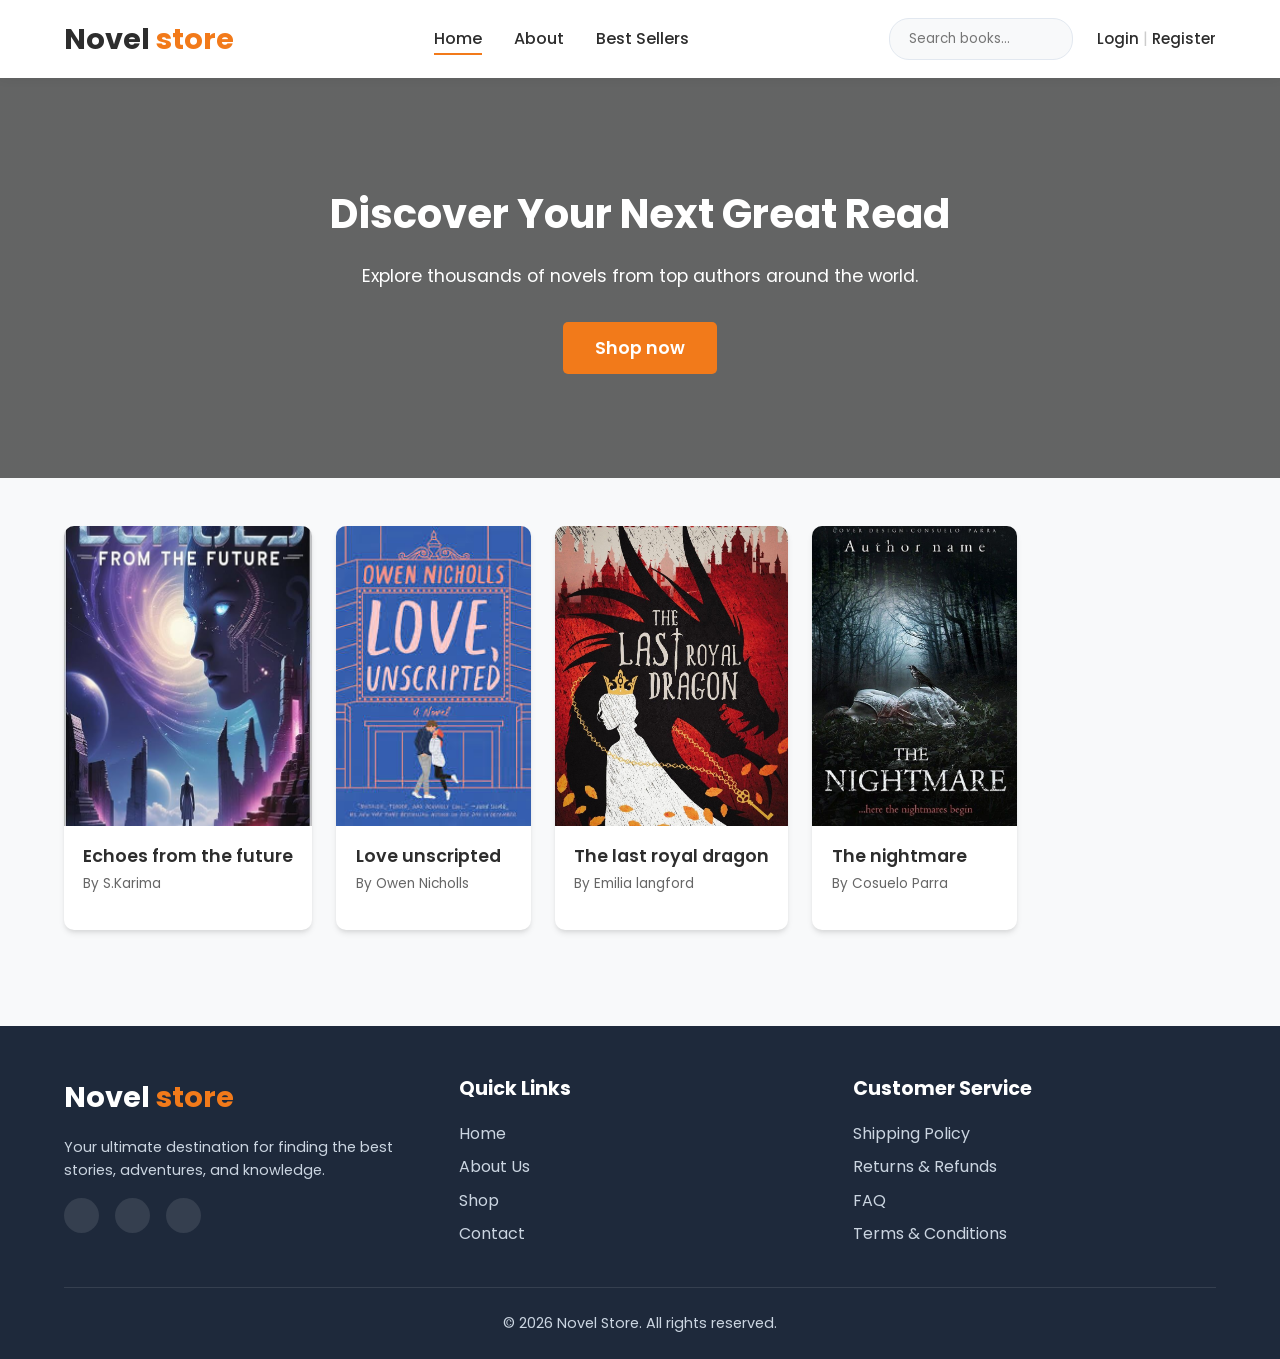
<file: index.html>
<!DOCTYPE html>
<html lang="en">

<head>
    <meta charset="UTF-8">
    <meta name="viewport" content="width=device-width, initial-scale=1.0">
    <title>Novel Store</title>
    <link href="https://fonts.googleapis.com/css2?family=Poppins:wght@300;400;500;600;700&display=swap"
        rel="stylesheet">
    <link rel="stylesheet" href="test.css">

    <style>

    </style>
</head>

<body>

    <nav class="navbar">
        <div class="logo">
            <a href="index.html">
                <h1>Novel <span>store</span></h1>
            </a>
        </div>

        <ul class="nav-links">
            <li><a href="index.html" class="active">Home</a></li>
            <li><a href="/About/about.html">About</a></li>
            <li><a href="/Best Sellers/Best Sellers.html">Best Sellers</a></li>

        </ul>

        <div class="nav-actions">
            <div class="search-bar">
                <input type="text" placeholder="Search books...">
                <i class="fa-solid fa-magnifying-glass"></i>
            </div>
            <div class="auth-links">
                <a href="/login/login.html">Login</a> <span style="color:#ccc;">|</span> <a
                    href="/Register/register.html">Register</a>
            </div>
        </div>
    </nav>

    <header class="hero">
        <div class="hero-content">
            <h2>Discover Your Next Great Read</h2>
            <p>Explore thousands of novels from top authors around the world.</p>
            <button class="btn-shop">Shop now</button>
        </div>
    </header>

    <main class="shop-container">

        <section class="product-grid">

            <div class="novel-card">
                <div class="card-img">

                    <img src="Image/science1.jpg" alt="The Lost World Cover">
                </div>
                <div class="card-info">
                    <h4 class="card-title">Echoes from the future</h4>
                    <p class="card-author"> By S.Karima</p>


                </div>
            </div>
            </div>

            <div class="novel-card">
                <div class="card-img">
                    <img src="Image/romance1.jpg" alt="Book Cover">
                </div>
                <div class="card-info">
                    <h4 class="card-title">Love unscripted</h4>
                    <p class="card-author">By Owen Nicholls</p>

                </div>
            </div>
            </div>

            <div class="novel-card">
                <div class="card-img">
                    <img src="Image/fantasy1.jpg" alt="Book Cover">
                </div>
                <div class="card-info">
                    <h4 class="card-title">The last royal dragon</h4>
                    <p class="card-author">By Emilia langford</p>



                </div>
            </div>
            </div>
            <div class="novel-card">
                <div class="card-img">
                    <img src="Image/Horror1.jpg" alt="Book Cover">
                </div>
                <div class="card-info">
                    <h4 class="card-title">The nightmare</h4>
                    <p class="card-author">By Cosuelo Parra</p>



                </div>
            </div>
            </div>


        </section>
    </main>

    <footer class="footer">
        <div class="footer-content">
            <div class="footer-col">
                <div class="logo">
                    <h1 style="color:white">Novel <span style="color:var(--primary-color)">store</span></h1>
                </div>
                <p style="margin-top: 1rem; font-size: 0.9rem;">Your ultimate destination for finding the best stories,
                    adventures, and knowledge.</p>
                <div class="social-icons">
                    <a href="#"><i class="fa-brands fa-facebook-f"></i></a>
                    <a href="#"><i class="fa-brands fa-twitter"></i></a>
                    <a href="#"><i class="fa-brands fa-instagram"></i></a>
                </div>
            </div>

            <div class="footer-col">
                <h4>Quick Links</h4>
                <ul>
                    <li><a href="index.html">Home</a></li>
                    <li><a href="about.html">About Us</a></li>
                    <li><a href="bestsellers.html">Shop</a></li>
                    <li><a href="#">Contact</a></li>
                </ul>
            </div>

            <div class="footer-col">
                <h4>Customer Service</h4>
                <ul>
                    <li><a href="#">Shipping Policy</a></li>
                    <li><a href="#">Returns & Refunds</a></li>
                    <li><a href="#">FAQ</a></li>
                    <li><a href="#">Terms & Conditions</a></li>
                </ul>
            </div>
        </div>
        <div class="footer-bottom">
            <p>&copy; 2026 Novel Store. All rights reserved.</p>
        </div>
    </footer>

</body>

</html>
</file>
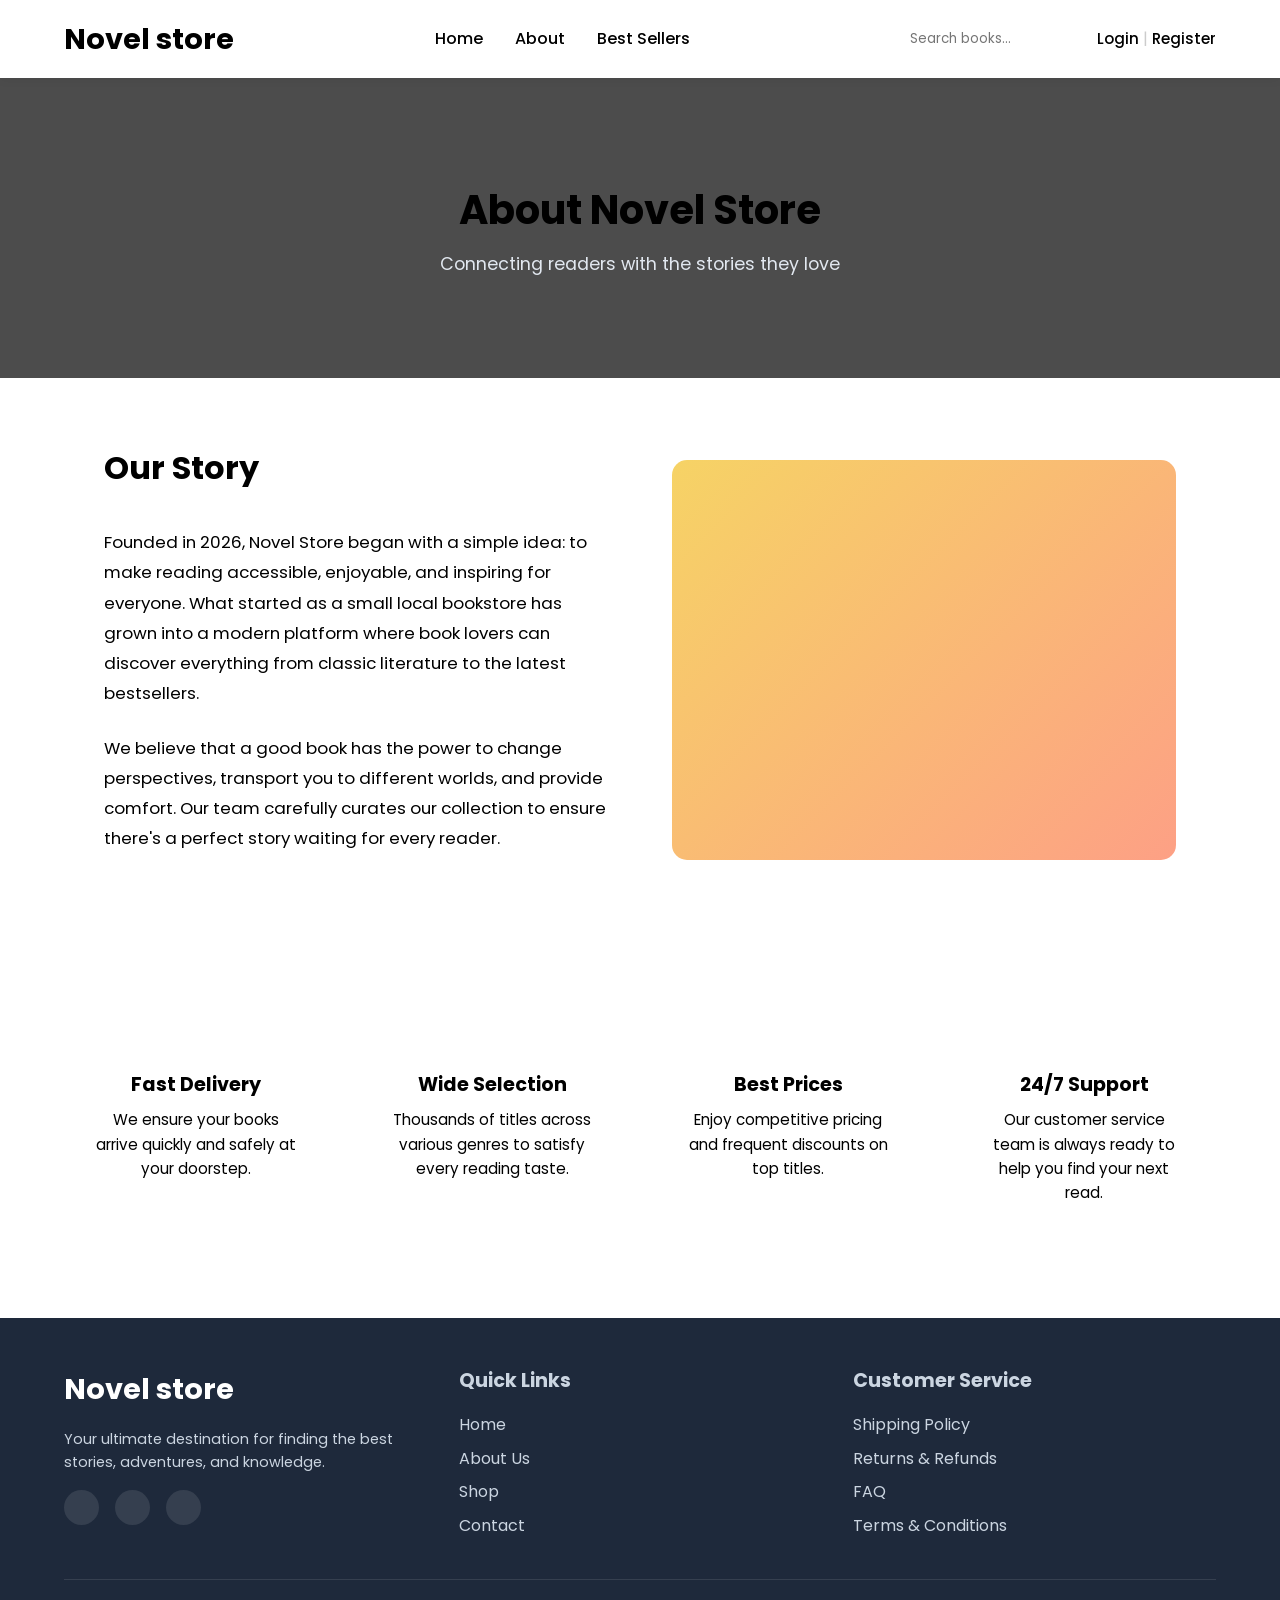
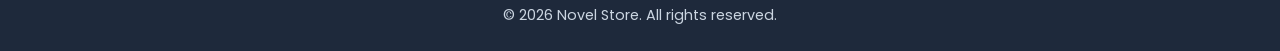
<file: About/about.html>
<!DOCTYPE html>
<html lang="en">

<head>
    <meta charset="UTF-8">
    <meta name="viewport" content="width=device-width, initial-scale=1.0">
    <title a>About Us - Novel Store</title>
    <link href="https://fonts.googleapis.com/css2?family=Poppins:wght@300;400;500;600;700&display=swap"
        rel="stylesheet">
    <link rel="stylesheet" href="about.css">



</head>

<body>

    <nav class="navbar">
        <div class="logo">
            <a href="../index.html">
                <h1>Novel <span>store</span></h1>
            </a>
        </div>

        <ul class="nav-links">
            <li><a href="/index.html">Home</a></li>
            <li><a href="about.html" class="active">About</a></li>
            <li><a href="/Best Sellers/Best Sellers.html">Best Sellers</a></li>

        </ul>

        <div class="nav-actions">
            <div class="search-bar">
                <input type="text" placeholder="Search books...">
                <i class="fa-solid fa-magnifying-glass"></i>
            </div>
            <div class="auth-links">
                <a href="/login/login.html">Login</a> <span style="color:#ccc;">|</span> <a
                    href="/Register/register.html">Register</a>
            </div>
        </div>
    </nav>


    <header class="about-hero">
        <h2>About Novel Store</h2>
        <p>Connecting readers with the stories they love</p>
    </header>

    <main class="about-container">
        <section class="about-grid">
            <div class="about-text">
                <h3>Our Story</h3>
                <p>Founded in 2026, Novel Store began with a simple idea: to make reading accessible, enjoyable, and
                    inspiring for everyone. What started as a small local bookstore has grown into a modern platform
                    where book lovers can discover everything from classic literature to the latest bestsellers.</p>
                <p>We believe that a good book has the power to change perspectives, transport you to different worlds,
                    and provide comfort. Our team carefully curates our collection to ensure there's a perfect story
                    waiting for every reader.</p>
            </div>
            <div class="about-image">
                <i class="fa-solid fa-book-open-reader"></i>
            </div>
        </section>
    </main>


    <section class="features-section">
        <div class="features-grid">
            <div class="feature-box">
                <i class="fa-solid fa-truck-fast feature-icon"></i>
                <h4>Fast Delivery</h4>
                <p>We ensure your books arrive quickly and safely at your doorstep.</p>
            </div>
            <div class="feature-box">
                <i class="fa-solid fa-book-bookmark feature-icon"></i>
                <h4>Wide Selection</h4>
                <p>Thousands of titles across various genres to satisfy every reading taste.</p>
            </div>
            <div class="feature-box">
                <i class="fa-solid fa-tags feature-icon"></i>
                <h4>Best Prices</h4>
                <p>Enjoy competitive pricing and frequent discounts on top titles.</p>
            </div>
            <div class="feature-box">
                <i class="fa-solid fa-headset feature-icon"></i>
                <h4>24/7 Support</h4>
                <p>Our customer service team is always ready to help you find your next read.</p>
            </div>
        </div>
    </section>


    <footer class="footer">
        <div class="footer-content">
            <div class="footer-col">
                <div class="logo">
                    <h1 style="color:white">Novel <span style="color:var(--primary-color)">store</span></h1>
                </div>
                <p style="margin-top: 1rem; font-size: 0.9rem;">Your ultimate destination for finding the best stories,
                    adventures, and knowledge.</p>
                <div class="social-icons">
                    <a href="#"><i class="fa-brands fa-facebook-f"></i></a>
                    <a href="#"><i class="fa-brands fa-twitter"></i></a>
                    <a href="#"><i class="fa-brands fa-instagram"></i></a>
                </div>
            </div>

            <div class="footer-col">
                <h4>Quick Links</h4>
                <ul>
                    <li><a href="index.html">Home</a></li>
                    <li><a href="about.html">About Us</a></li>
                    <li><a href="#">Shop</a></li>
                    <li><a href="#">Contact</a></li>
                </ul>
            </div>

            <div class="footer-col">
                <h4>Customer Service</h4>
                <ul>
                    <li><a href="#">Shipping Policy</a></li>
                    <li><a href="#">Returns & Refunds</a></li>
                    <li><a href="#">FAQ</a></li>
                    <li><a href="#">Terms & Conditions</a></li>
                </ul>
            </div>
        </div>
        <div class="footer-bottom">
            <p>&copy; 2026 Novel Store. All rights reserved.</p>
        </div>
    </footer>

</body>

</html>
</file>
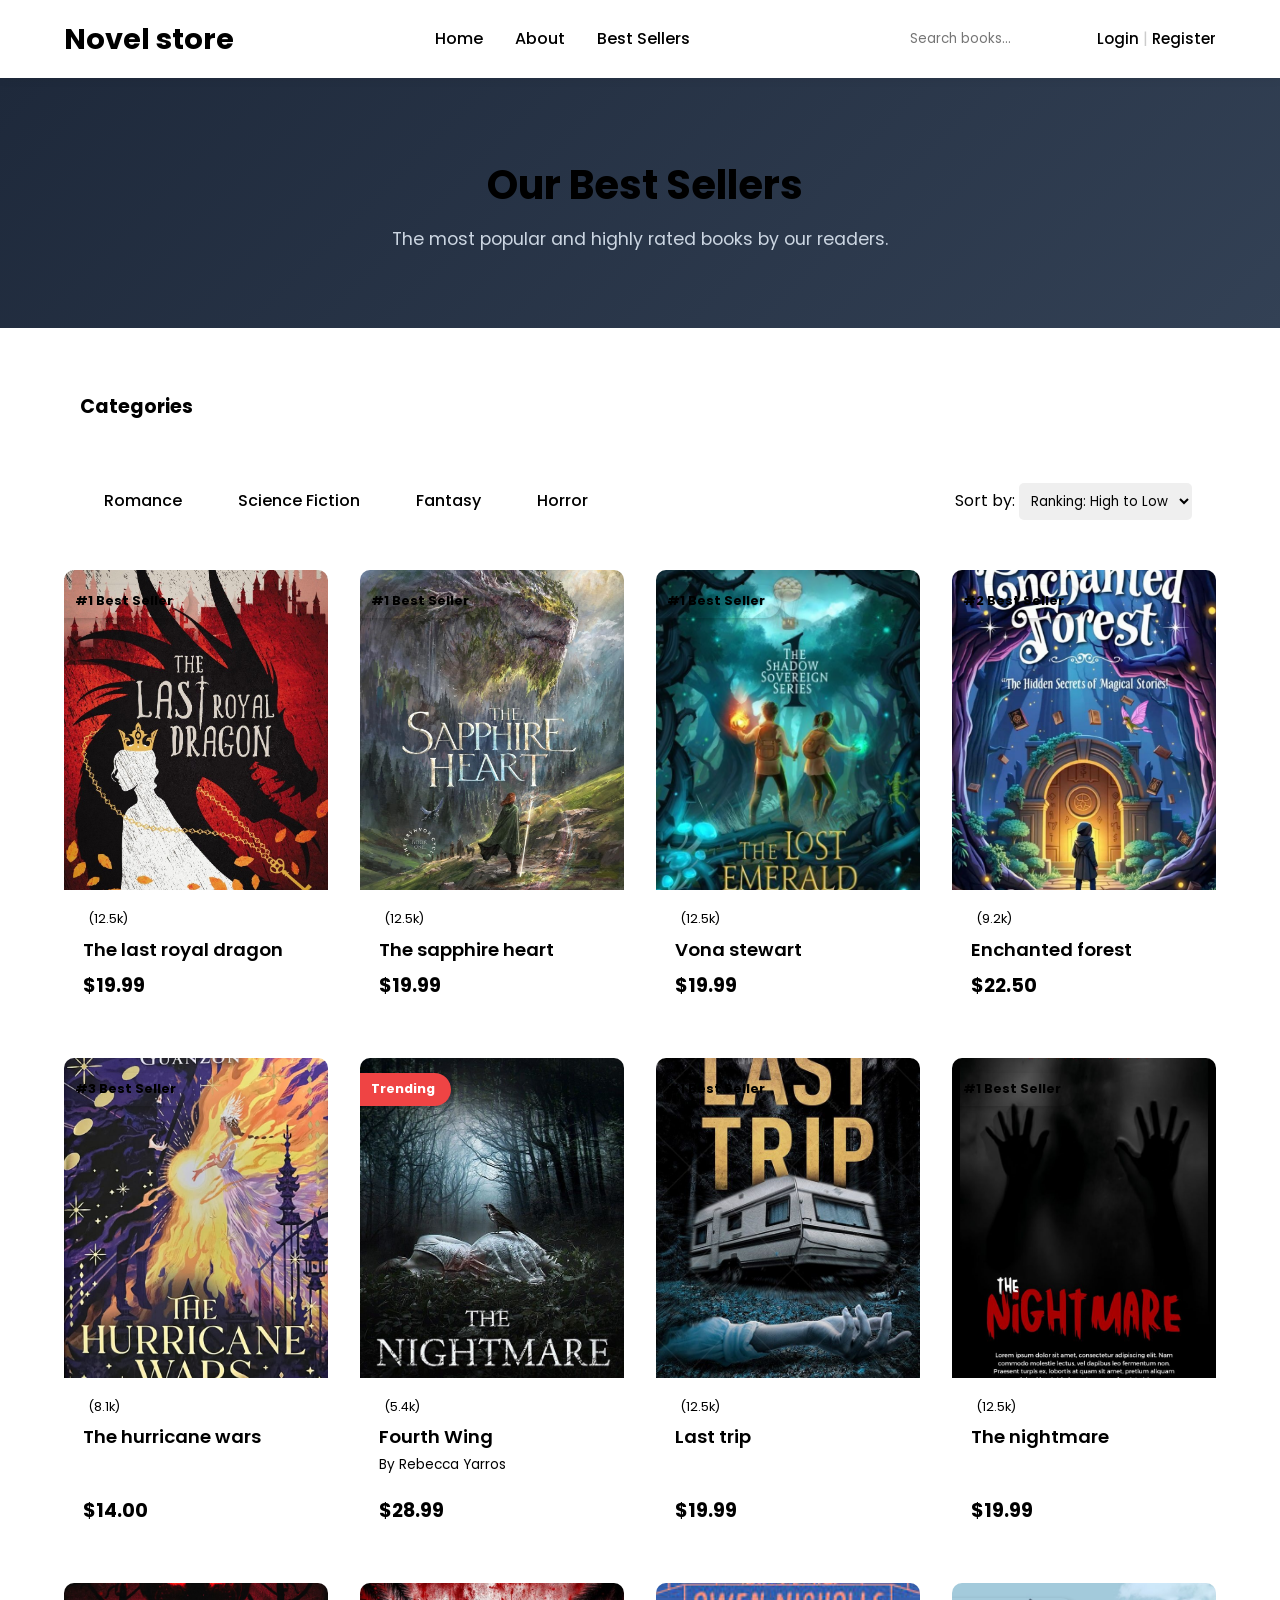
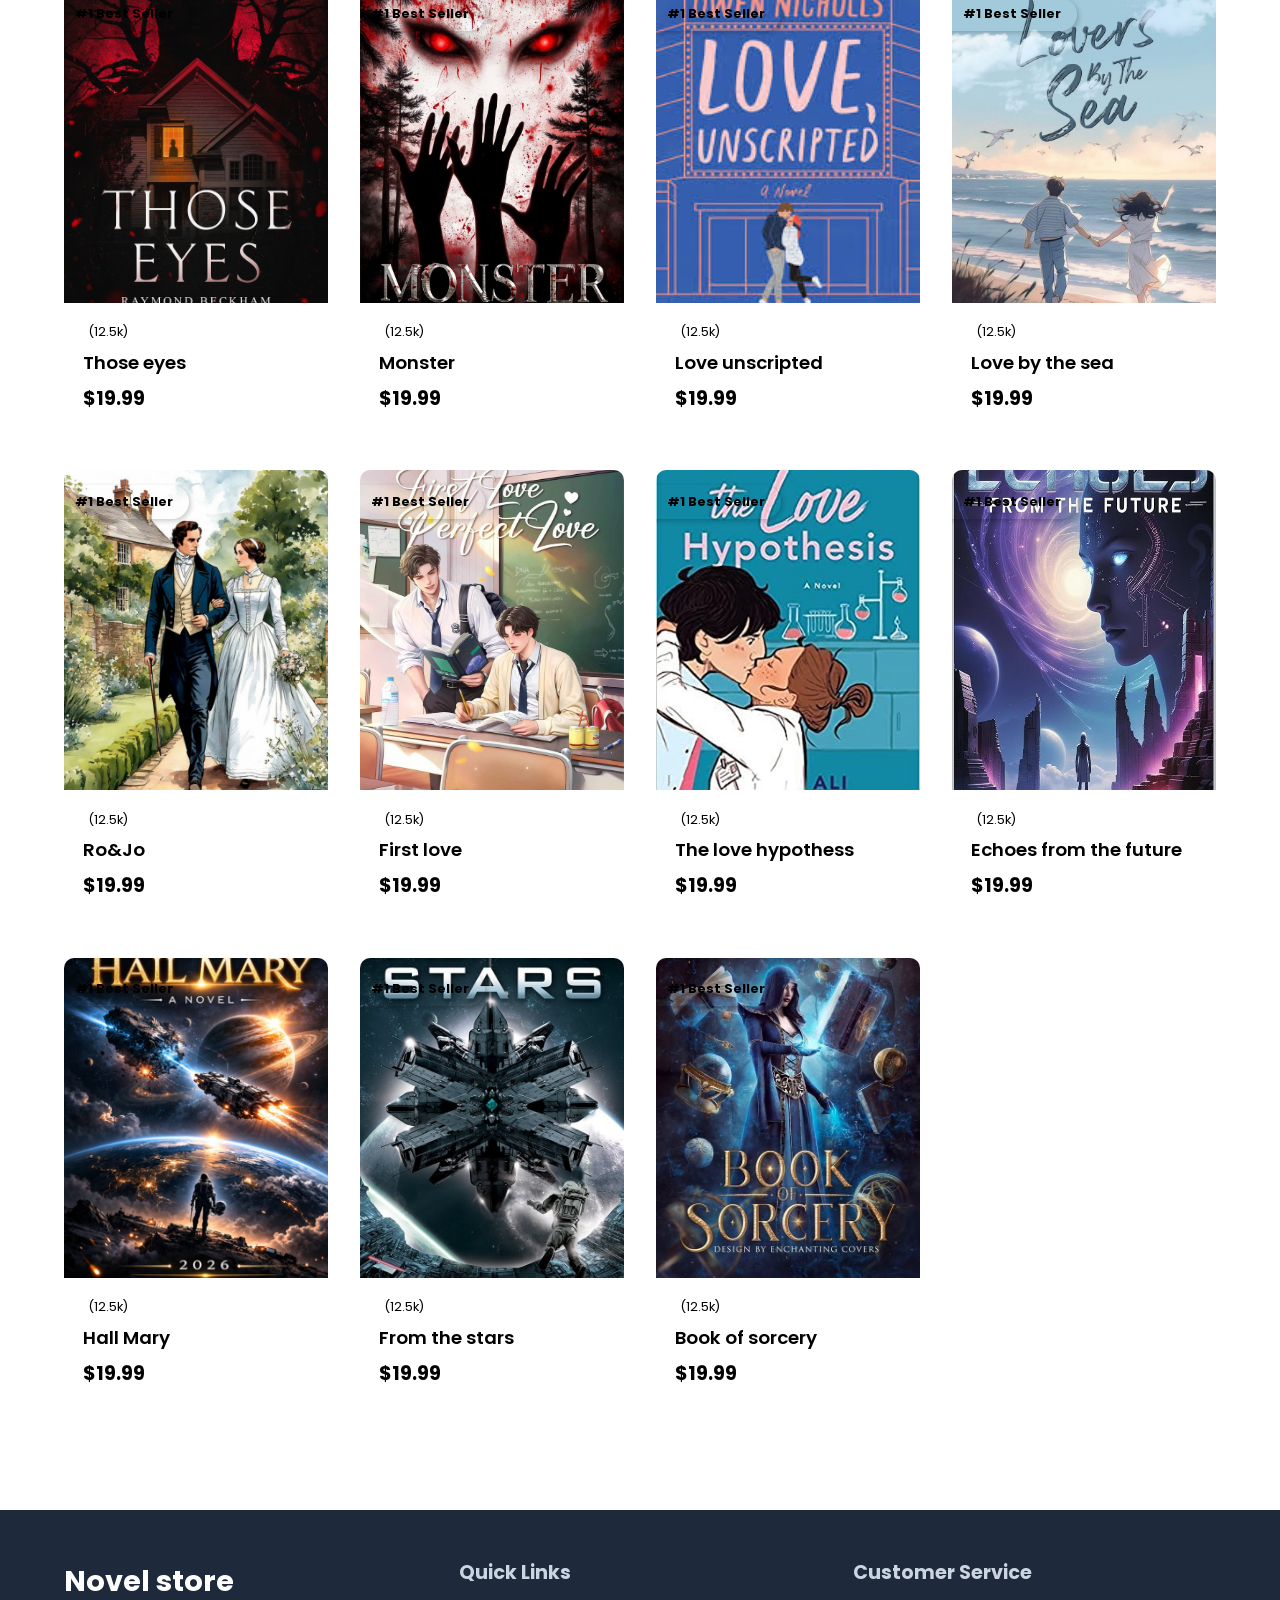
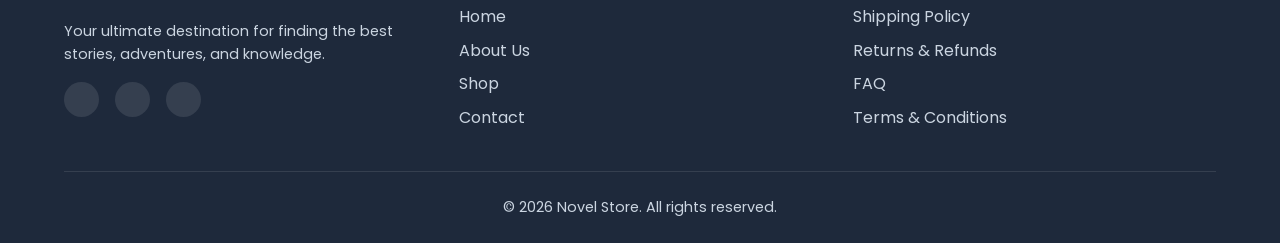
<file: Best Sellers/Best Sellers.html>
<!DOCTYPE html>
<html lang="en">

<head>
    <meta charset="UTF-8">
    <meta name="viewport" content="width=device-width, initial-scale=1.0">
    <title>Best Sellers - Novel Store</title>
    <link href="https://fonts.googleapis.com/css2?family=Poppins:wght@300;400;500;600;700&display=swap"
        rel="stylesheet">
    <link rel="stylesheet" href="Best Sellers.css">


</head>

<body>

    <nav class="navbar">
        <div class="logo">
            <a href="../index.html">
                <h1>Novel <span>store</span></h1>
            </a>
        </div>
        <ul class="nav-links">
            <li><a href="/index.html">Home</a></li>
            <li><a href="/About/about.html">About</a></li>
            <li><a href="Best Sellers.html" class="active">Best Sellers</a></li>

        </ul>
        <div class="nav-actions">
            <div class="search-bar">
                <input type="text" placeholder="Search books...">
                <i class="fa-solid fa-magnifying-glass"></i>
            </div>
            <div class="auth-links">
                <a href="/login/login.html">Login</a> <span style="color:#ccc;">|</span> <a
                    href="/Register/register.html">Register</a>
            </div>
        </div>
    </nav>

    <header class="bestseller-hero">
        <h2><i class="fa-solid fa-crown"></i> Our Best Sellers</h2>
        <p>The most popular and highly rated books by our readers.</p>
    </header>
    <main class="main-container">
        <aside class="sidebar">
            <h3>Categories</h3>
        </aside>
        <div class="filter-bar">
            <div class="filter-tabs">
                <a href="../Romance/Romance.html" class="active">Romance</a>
                <a href="#">Science Fiction</a>
                <a href="#">Fantasy</a>
                <a href="#">Horror</a>
            </div>
            <div class="sort-by">
                <label for="sort">Sort by: </label>
                <select id="sort">
                    <option value="ranking">Ranking: High to Low</option>
                    <option value="reviews">Most Reviews</option>
                    <option value="price-low">Price: Low to High</option>
                </select>
            </div>
        </div>

        <section class="product-grid">
            <div class="novel-card">
                <div class="badge">#1 Best Seller</div>
                <div class="card-img">
                    <img src="/Image/fantasy1.jpg" alt="The Shadow King Cover">
                </div>
                <div class="card-info">
                    <div class="reviews">
                        <i class="fa-solid fa-star"></i><i class="fa-solid fa-star"></i><i
                            class="fa-solid fa-star"></i><i class="fa-solid fa-star"></i><i
                            class="fa-solid fa-star"></i>
                        <span>(12.5k)</span>
                    </div>
                    <h4 class="card-title">The last royal dragon</h4>

                    <div class="card-bottom">
                        <span class="price">$19.99</span>
                        <button class="btn-add"><i class="fa-solid fa-cart-shopping"></i></button>
                    </div>
                </div>
            </div>
            <div class="novel-card">
                <div class="badge">#1 Best Seller</div>
                <div class="card-img">
                    <img src="/Image/fantasy2.jpg" alt="The Shadow King Cover">
                </div>
                <div class="card-info">
                    <div class="reviews">
                        <i class="fa-solid fa-star"></i><i class="fa-solid fa-star"></i><i
                            class="fa-solid fa-star"></i><i class="fa-solid fa-star"></i><i
                            class="fa-solid fa-star"></i>
                        <span>(12.5k)</span>
                    </div>
                    <h4 class="card-title">The sapphire heart</h4>

                    <div class="card-bottom">
                        <span class="price">$19.99</span>
                        <button class="btn-add"><i class="fa-solid fa-cart-shopping"></i></button>
                    </div>
                </div>
            </div>

            <div class="novel-card">
                <div class="badge">#1 Best Seller</div>
                <div class="card-img">
                    <img src="/Image/fantasy3.jpg" alt="The Shadow King Cover">
                </div>
                <div class="card-info">
                    <div class="reviews">
                        <i class="fa-solid fa-star"></i><i class="fa-solid fa-star"></i><i
                            class="fa-solid fa-star"></i><i class="fa-solid fa-star"></i><i
                            class="fa-solid fa-star"></i>
                        <span>(12.5k)</span>
                    </div>
                    <h4 class="card-title">Vona stewart</h4>

                    <div class="card-bottom">
                        <span class="price">$19.99</span>
                        <button class="btn-add"><i class="fa-solid fa-cart-shopping"></i></button>
                    </div>
                </div>
            </div>

            <div class="novel-card">
                <div class="badge">#2 Best Seller</div>
                <div class="card-img">
                    <img src="/Image/fantasy4.jpg" alt="Book Cover">
                </div>
                <div class="card-info">
                    <div class="reviews">
                        <i class="fa-solid fa-star"></i><i class="fa-solid fa-star"></i><i
                            class="fa-solid fa-star"></i><i class="fa-solid fa-star"></i><i
                            class="fa-solid fa-star-half-stroke"></i>
                        <span>(9.2k)</span>
                    </div>
                    <h4 class="card-title">Enchanted forest</h4>

                    <div class="card-bottom">
                        <span class="price">$22.50</span>
                        <button class="btn-add"><i class="fa-solid fa-cart-shopping"></i></button>
                    </div>
                </div>
            </div>

            <div class="novel-card">
                <div class="badge">#3 Best Seller</div>
                <div class="card-img">
                    <img src="/Image/fantasy5.jpg" alt="Book Cover">
                </div>
                <div class="card-info">
                    <div class="reviews">
                        <i class="fa-solid fa-star"></i><i class="fa-solid fa-star"></i><i
                            class="fa-solid fa-star"></i><i class="fa-solid fa-star"></i><i
                            class="fa-regular fa-star"></i>
                        <span>(8.1k)</span>
                    </div>
                    <h4 class="card-title">The hurricane wars</h4>

                    <div class="card-bottom">
                        <span class="price">$14.00</span>
                        <button class="btn-add"><i class="fa-solid fa-cart-shopping"></i></button>
                    </div>
                </div>
            </div>

            <div class="novel-card">
                <div class="badge trending"><i class="fa-solid fa-fire"></i> Trending</div>
                <div class="card-img">
                    <img src="/Image/Horror1.jpg" alt="Book Cover">
                </div>
                <div class="card-info">
                    <div class="reviews">
                        <i class="fa-solid fa-star"></i><i class="fa-solid fa-star"></i><i
                            class="fa-solid fa-star"></i><i class="fa-solid fa-star"></i><i
                            class="fa-solid fa-star"></i>
                        <span>(5.4k)</span>
                    </div>
                    <h4 class="card-title">Fourth Wing</h4>
                    <p class="card-author">By Rebecca Yarros</p>
                    <div class="card-bottom">
                        <span class="price">$28.99</span>
                        <button class="btn-add"><i class="fa-solid fa-cart-shopping"></i></button>
                    </div>
                </div>
            </div>
            <div class="novel-card">
                <div class="badge">#1 Best Seller</div>
                <div class="card-img">
                    <img src="/Image/Horror2.jpg" alt="The Shadow King Cover">
                </div>
                <div class="card-info">
                    <div class="reviews">
                        <i class="fa-solid fa-star"></i><i class="fa-solid fa-star"></i><i
                            class="fa-solid fa-star"></i><i class="fa-solid fa-star"></i><i
                            class="fa-solid fa-star"></i>
                        <span>(12.5k)</span>
                    </div>
                    <h4 class="card-title">Last trip</h4>

                    <div class="card-bottom">
                        <span class="price">$19.99</span>
                        <button class="btn-add"><i class="fa-solid fa-cart-shopping"></i></button>
                    </div>
                </div>
            </div>
            <div class="novel-card">
                <div class="badge">#1 Best Seller</div>
                <div class="card-img">
                    <img src="/Image/Horror3.jpg" alt="The Shadow King Cover">
                </div>
                <div class="card-info">
                    <div class="reviews">
                        <i class="fa-solid fa-star"></i><i class="fa-solid fa-star"></i><i
                            class="fa-solid fa-star"></i><i class="fa-solid fa-star"></i><i
                            class="fa-solid fa-star"></i>
                        <span>(12.5k)</span>
                    </div>
                    <h4 class="card-title">The nightmare</h4>

                    <div class="card-bottom">
                        <span class="price">$19.99</span>
                        <button class="btn-add"><i class="fa-solid fa-cart-shopping"></i></button>
                    </div>
                </div>
            </div>
            <div class="novel-card">
                <div class="badge">#1 Best Seller</div>
                <div class="card-img">
                    <img src="/Image/Horror4.jpg" alt="The Shadow King Cover">
                </div>
                <div class="card-info">
                    <div class="reviews">
                        <i class="fa-solid fa-star"></i><i class="fa-solid fa-star"></i><i
                            class="fa-solid fa-star"></i><i class="fa-solid fa-star"></i><i
                            class="fa-solid fa-star"></i>
                        <span>(12.5k)</span>
                    </div>
                    <h4 class="card-title">Those eyes</h4>

                    <div class="card-bottom">
                        <span class="price">$19.99</span>
                        <button class="btn-add"><i class="fa-solid fa-cart-shopping"></i></button>
                    </div>
                </div>
            </div>
            <div class="novel-card">
                <div class="badge">#1 Best Seller</div>
                <div class="card-img">
                    <img src="/Image/Horror5.jpg" alt="The Shadow King Cover">
                </div>
                <div class="card-info">
                    <div class="reviews">
                        <i class="fa-solid fa-star"></i><i class="fa-solid fa-star"></i><i
                            class="fa-solid fa-star"></i><i class="fa-solid fa-star"></i><i
                            class="fa-solid fa-star"></i>
                        <span>(12.5k)</span>
                    </div>
                    <h4 class="card-title">Monster</h4>

                    <div class="card-bottom">
                        <span class="price">$19.99</span>
                        <button class="btn-add"><i class="fa-solid fa-cart-shopping"></i></button>
                    </div>
                </div>
            </div>
            <div class="novel-card">
                <div class="badge">#1 Best Seller</div>
                <div class="card-img">
                    <img src="/Image/romance1.jpg" alt="The Shadow King Cover">
                </div>
                <div class="card-info">
                    <div class="reviews">
                        <i class="fa-solid fa-star"></i><i class="fa-solid fa-star"></i><i
                            class="fa-solid fa-star"></i><i class="fa-solid fa-star"></i><i
                            class="fa-solid fa-star"></i>
                        <span>(12.5k)</span>
                    </div>
                    <h4 class="card-title">Love unscripted</h4>

                    <div class="card-bottom">
                        <span class="price">$19.99</span>
                        <button class="btn-add"><i class="fa-solid fa-cart-shopping"></i></button>
                    </div>
                </div>
            </div>
            <div class="novel-card">
                <div class="badge">#1 Best Seller</div>
                <div class="card-img">
                    <img src="/Image/romance2.jpg" alt="The Shadow King Cover">
                </div>
                <div class="card-info">
                    <div class="reviews">
                        <i class="fa-solid fa-star"></i><i class="fa-solid fa-star"></i><i
                            class="fa-solid fa-star"></i><i class="fa-solid fa-star"></i><i
                            class="fa-solid fa-star"></i>
                        <span>(12.5k)</span>
                    </div>
                    <h4 class="card-title">Love by the sea</h4>

                    <div class="card-bottom">
                        <span class="price">$19.99</span>
                        <button class="btn-add"><i class="fa-solid fa-cart-shopping"></i></button>
                    </div>
                </div>
            </div>
            <div class="novel-card">
                <div class="badge">#1 Best Seller</div>
                <div class="card-img">
                    <img src="/Image/romance3.jpg" alt="The Shadow King Cover">
                </div>
                <div class="card-info">
                    <div class="reviews">
                        <i class="fa-solid fa-star"></i><i class="fa-solid fa-star"></i><i
                            class="fa-solid fa-star"></i><i class="fa-solid fa-star"></i><i
                            class="fa-solid fa-star"></i>
                        <span>(12.5k)</span>
                    </div>
                    <h4 class="card-title">Ro&Jo</h4>

                    <div class="card-bottom">
                        <span class="price">$19.99</span>
                        <button class="btn-add"><i class="fa-solid fa-cart-shopping"></i></button>
                    </div>
                </div>
            </div>
            <div class="novel-card">
                <div class="badge">#1 Best Seller</div>
                <div class="card-img">
                    <img src="/Image/romance4.jpg" alt="The Shadow King Cover">
                </div>
                <div class="card-info">
                    <div class="reviews">
                        <i class="fa-solid fa-star"></i><i class="fa-solid fa-star"></i><i
                            class="fa-solid fa-star"></i><i class="fa-solid fa-star"></i><i
                            class="fa-solid fa-star"></i>
                        <span>(12.5k)</span>
                    </div>
                    <h4 class="card-title">First love</h4>

                    <div class="card-bottom">
                        <span class="price">$19.99</span>
                        <button class="btn-add"><i class="fa-solid fa-cart-shopping"></i></button>
                    </div>
                </div>
            </div>
            <div class="novel-card">
                <div class="badge">#1 Best Seller</div>
                <div class="card-img">
                    <img src="/Image/romance5.jpg" alt="The Shadow King Cover">
                </div>
                <div class="card-info">
                    <div class="reviews">
                        <i class="fa-solid fa-star"></i><i class="fa-solid fa-star"></i><i
                            class="fa-solid fa-star"></i><i class="fa-solid fa-star"></i><i
                            class="fa-solid fa-star"></i>
                        <span>(12.5k)</span>
                    </div>
                    <h4 class="card-title">The love hypothess</h4>

                    <div class="card-bottom">
                        <span class="price">$19.99</span>
                        <button class="btn-add"><i class="fa-solid fa-cart-shopping"></i></button>
                    </div>
                </div>
            </div>
            <div class="novel-card">
                <div class="badge">#1 Best Seller</div>
                <div class="card-img">
                    <img src="/Image/science1.jpg" alt="The Shadow King Cover">
                </div>
                <div class="card-info">
                    <div class="reviews">
                        <i class="fa-solid fa-star"></i><i class="fa-solid fa-star"></i><i
                            class="fa-solid fa-star"></i><i class="fa-solid fa-star"></i><i
                            class="fa-solid fa-star"></i>
                        <span>(12.5k)</span>
                    </div>
                    <h4 class="card-title">Echoes from the future</h4>

                    <div class="card-bottom">
                        <span class="price">$19.99</span>
                        <button class="btn-add"><i class="fa-solid fa-cart-shopping"></i></button>
                    </div>
                </div>
            </div>
            <div class="novel-card">
                <div class="badge">#1 Best Seller</div>
                <div class="card-img">
                    <img src="/Image/science2.jpg" alt="The Shadow King Cover">
                </div>
                <div class="card-info">
                    <div class="reviews">
                        <i class="fa-solid fa-star"></i><i class="fa-solid fa-star"></i><i
                            class="fa-solid fa-star"></i><i class="fa-solid fa-star"></i><i
                            class="fa-solid fa-star"></i>
                        <span>(12.5k)</span>
                    </div>
                    <h4 class="card-title">Hall Mary</h4>

                    <div class="card-bottom">
                        <span class="price">$19.99</span>
                        <button class="btn-add"><i class="fa-solid fa-cart-shopping"></i></button>
                    </div>
                </div>
            </div>
            <div class="novel-card">
                <div class="badge">#1 Best Seller</div>
                <div class="card-img">
                    <img src="/Image/science3.jpg" alt="The Shadow King Cover">
                </div>
                <div class="card-info">
                    <div class="reviews">
                        <i class="fa-solid fa-star"></i><i class="fa-solid fa-star"></i><i
                            class="fa-solid fa-star"></i><i class="fa-solid fa-star"></i><i
                            class="fa-solid fa-star"></i>
                        <span>(12.5k)</span>
                    </div>
                    <h4 class="card-title">From the stars</h4>

                    <div class="card-bottom">
                        <span class="price">$19.99</span>
                        <button class="btn-add"><i class="fa-solid fa-cart-shopping"></i></button>
                    </div>
                </div>
            </div>
            <div class="novel-card">
                <div class="badge">#1 Best Seller</div>
                <div class="card-img">
                    <img src="/Image/science4.jpg" alt="The Shadow King Cover">
                </div>
                <div class="card-info">
                    <div class="reviews">
                        <i class="fa-solid fa-star"></i><i class="fa-solid fa-star"></i><i
                            class="fa-solid fa-star"></i><i class="fa-solid fa-star"></i><i
                            class="fa-solid fa-star"></i>
                        <span>(12.5k)</span>
                    </div>
                    <h4 class="card-title">Book of sorcery</h4>

                    <div class="card-bottom">
                        <span class="price">$19.99</span>
                        <button class="btn-add"><i class="fa-solid fa-cart-shopping"></i></button>
                    </div>
                </div>
            </div>


        </section>
    </main>

    <footer class="footer">
        <div class="footer-content">
            <div class="footer-col">
                <div class="logo">
                    <h1 style="color:white">Novel <span style="color:var(--primary-color)">store</span></h1>
                </div>
                <p style="margin-top: 1rem; font-size: 0.9rem;">Your ultimate destination for finding the best stories,
                    adventures, and knowledge.</p>
                <div class="social-icons">
                    <a href="#"><i class="fa-brands fa-facebook-f"></i></a>
                    <a href="#"><i class="fa-brands fa-twitter"></i></a>
                    <a href="#"><i class="fa-brands fa-instagram"></i></a>
                </div>
            </div>

            <div class="footer-col">
                <h4>Quick Links</h4>
                <ul>
                    <li><a href="index.html">Home</a></li>
                    <li><a href="about.html">About Us</a></li>
                    <li><a href="bestsellers.html">Shop</a></li>
                    <li><a href="#">Contact</a></li>
                </ul>
            </div>

            <div class="footer-col">
                <h4>Customer Service</h4>
                <ul>
                    <li><a href="#">Shipping Policy</a></li>
                    <li><a href="#">Returns & Refunds</a></li>
                    <li><a href="#">FAQ</a></li>
                    <li><a href="#">Terms & Conditions</a></li>
                </ul>
            </div>
        </div>
        <div class="footer-bottom">
            <p>&copy; 2026 Novel Store. All rights reserved.</p>
        </div>
    </footer>

</body>

</html>
</file>
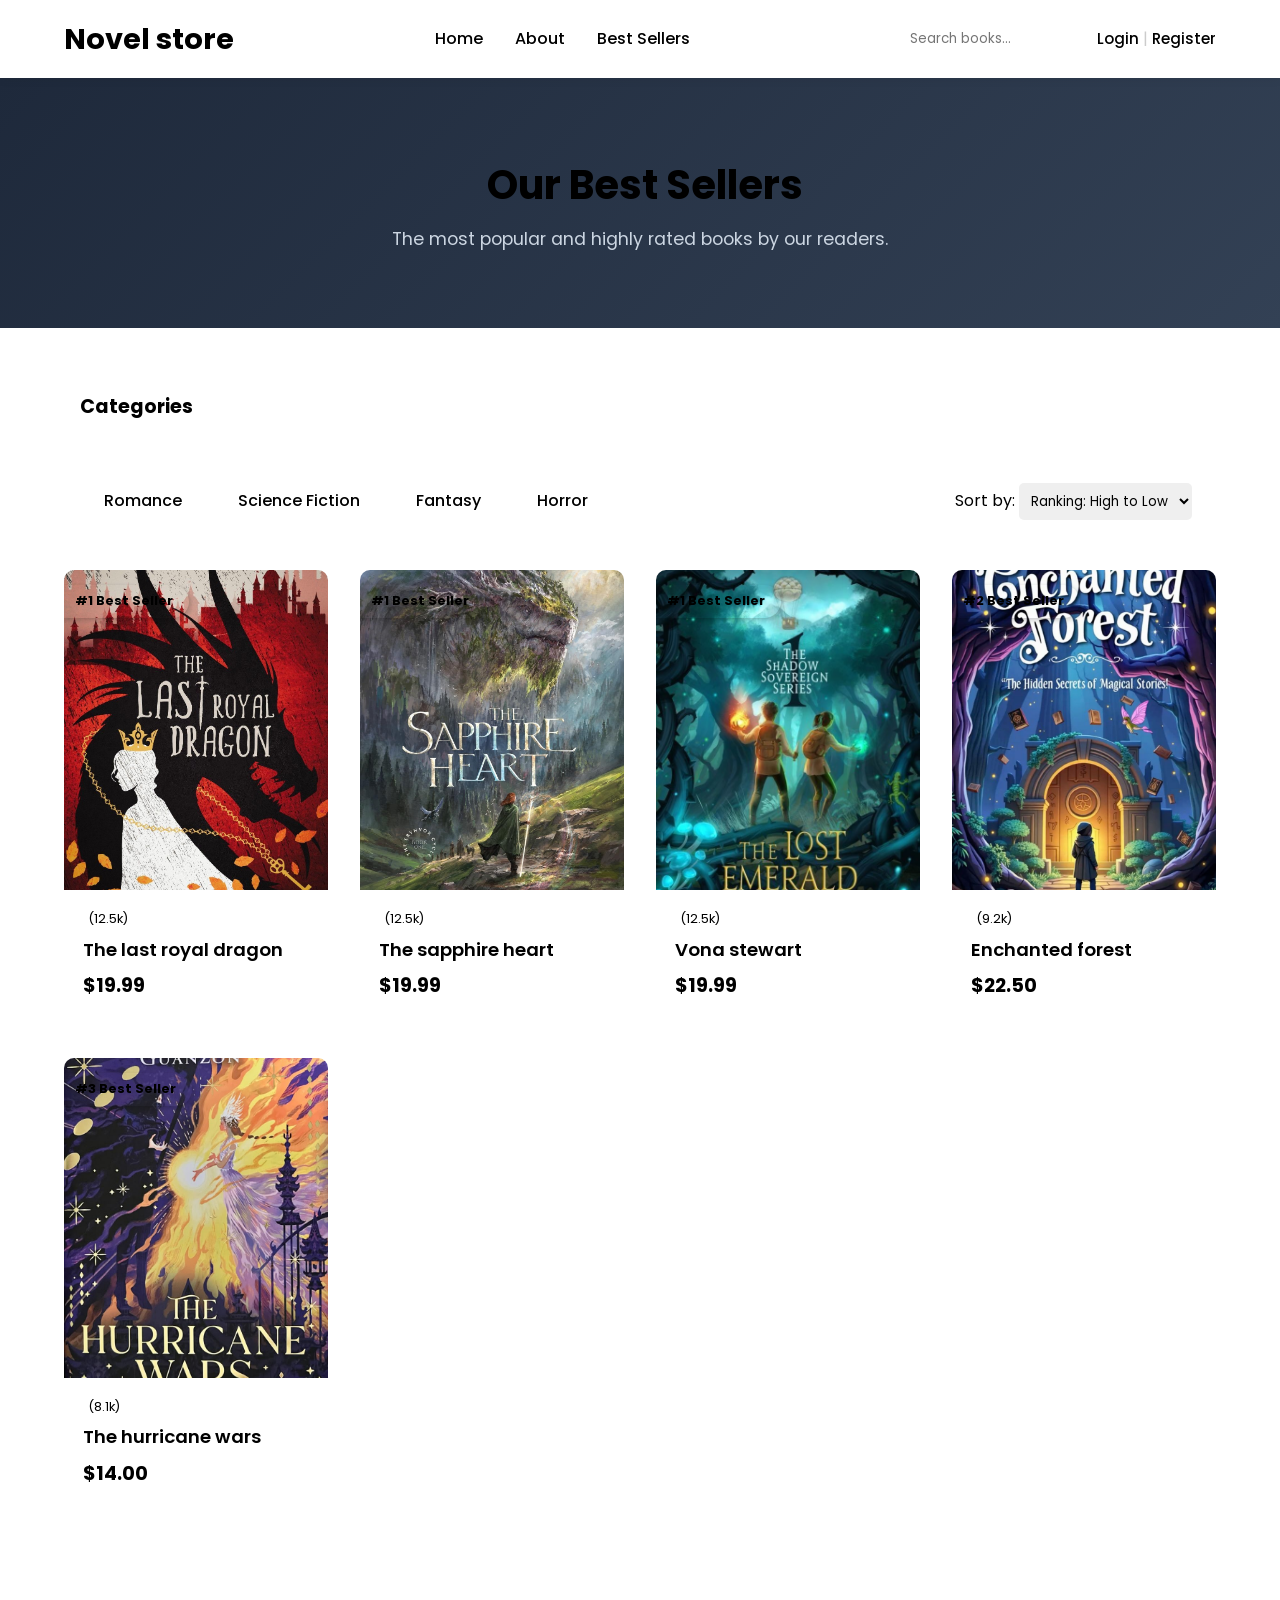
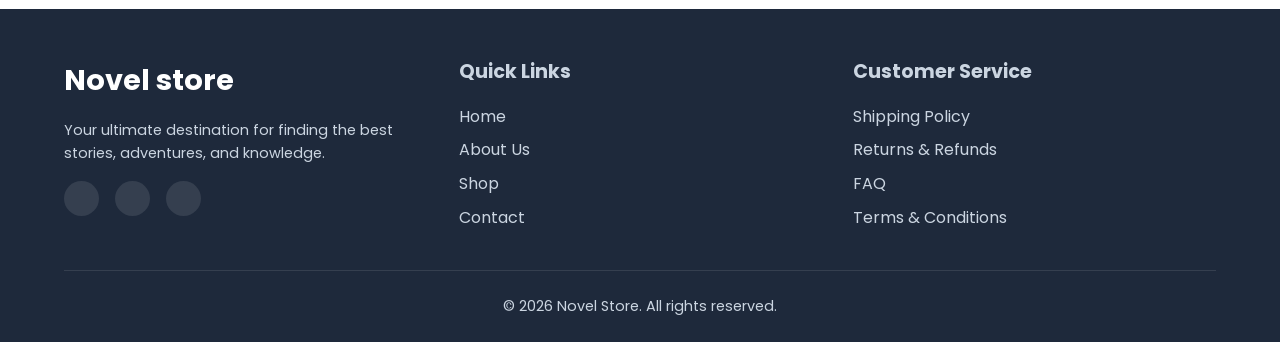
<file: Fantasy/fantasy.html>
<!DOCTYPE html>
<html lang="en">

<head>
    <meta charset="UTF-8">
    <meta name="viewport" content="width=device-width, initial-scale=1.0">
    <title>Best Sellers - Novel Store</title>
    <link href="https://fonts.googleapis.com/css2?family=Poppins:wght@300;400;500;600;700&display=swap"
        rel="stylesheet">
    <link rel="stylesheet" href="fantasy.css">
</head>

<body>

    <nav class="navbar">
        <div class="logo">
            <a href="index.html">
                <h1>Novel <span>store</span></h1>
            </a>
        </div>
        <ul class="nav-links">
            <li><a href="/index.html">Home</a></li>
            <li><a href="/About/about.html">About</a></li>
            <li><a href="/Best Sellers/Best Sellers.html" class="active">Best Sellers</a></li>

        </ul>
        <div class="nav-actions">
            <div class="search-bar">
                <input type="text" placeholder="Search books...">
                <i class="fa-solid fa-magnifying-glass"></i>
            </div>
            <div class="auth-links">
                <a href="/login/login.html">Login</a> <span style="color:#ccc;">|</span> <a
                    href="/Register/register.html">Register</a>
            </div>
        </div>
    </nav>

    <header class="bestseller-hero">
        <h2><i class="fa-solid fa-crown"></i> Our Best Sellers</h2>
        <p>The most popular and highly rated books by our readers.</p>
    </header>
    <main class="main-container">
        <aside class="sidebar">
            <h3>Categories</h3>
        </aside>
        <div class="filter-bar">
            <div class="filter-tabs">
                <a href="/Romance/Romance.html" class="active">Romance</a>
                <a href="/Science Faction/science.html">Science Fiction</a>
                <a href="fantasy.html">Fantasy</a>
                <a href="/Horro/horro.html">Horror</a>
            </div>
            <div class="sort-by">
                <label for="sort">Sort by: </label>
                <select id="sort">
                    <option value="ranking">Ranking: High to Low</option>
                    <option value="reviews">Most Reviews</option>
                    <option value="price-low">Price: Low to High</option>
                </select>
            </div>
        </div>

        <section class="product-grid">

            <div class="novel-card">
                <div class="badge">#1 Best Seller</div>
                <div class="card-img">
                    <img src="/Image/fantasy1.jpg" alt="The Shadow King Cover">
                </div>
                <div class="card-info">
                    <div class="reviews">
                        <i class="fa-solid fa-star"></i><i class="fa-solid fa-star"></i><i
                            class="fa-solid fa-star"></i><i class="fa-solid fa-star"></i><i
                            class="fa-solid fa-star"></i>
                        <span>(12.5k)</span>
                    </div>
                    <h4 class="card-title">The last royal dragon</h4>

                    <div class="card-bottom">
                        <span class="price">$19.99</span>
                        <button class="btn-add"><i class="fa-solid fa-cart-shopping"></i></button>
                    </div>
                </div>
            </div>
            <div class="novel-card">
                <div class="badge">#1 Best Seller</div>
                <div class="card-img">
                    <img src="/Image/fantasy2.jpg" alt="The Shadow King Cover">
                </div>
                <div class="card-info">
                    <div class="reviews">
                        <i class="fa-solid fa-star"></i><i class="fa-solid fa-star"></i><i
                            class="fa-solid fa-star"></i><i class="fa-solid fa-star"></i><i
                            class="fa-solid fa-star"></i>
                        <span>(12.5k)</span>
                    </div>
                    <h4 class="card-title">The sapphire heart</h4>

                    <div class="card-bottom">
                        <span class="price">$19.99</span>
                        <button class="btn-add"><i class="fa-solid fa-cart-shopping"></i></button>
                    </div>
                </div>
            </div>

            <div class="novel-card">
                <div class="badge">#1 Best Seller</div>
                <div class="card-img">
                    <img src="/Image/fantasy3.jpg" alt="The Shadow King Cover">
                </div>
                <div class="card-info">
                    <div class="reviews">
                        <i class="fa-solid fa-star"></i><i class="fa-solid fa-star"></i><i
                            class="fa-solid fa-star"></i><i class="fa-solid fa-star"></i><i
                            class="fa-solid fa-star"></i>
                        <span>(12.5k)</span>
                    </div>
                    <h4 class="card-title">Vona stewart</h4>

                    <div class="card-bottom">
                        <span class="price">$19.99</span>
                        <button class="btn-add"><i class="fa-solid fa-cart-shopping"></i></button>
                    </div>
                </div>
            </div>

            <div class="novel-card">
                <div class="badge">#2 Best Seller</div>
                <div class="card-img">
                    <img src="/Image/fantasy4.jpg" alt="Book Cover">
                </div>
                <div class="card-info">
                    <div class="reviews">
                        <i class="fa-solid fa-star"></i><i class="fa-solid fa-star"></i><i
                            class="fa-solid fa-star"></i><i class="fa-solid fa-star"></i><i
                            class="fa-solid fa-star-half-stroke"></i>
                        <span>(9.2k)</span>
                    </div>
                    <h4 class="card-title">Enchanted forest</h4>

                    <div class="card-bottom">
                        <span class="price">$22.50</span>
                        <button class="btn-add"><i class="fa-solid fa-cart-shopping"></i></button>
                    </div>
                </div>
            </div>

            <div class="novel-card">
                <div class="badge">#3 Best Seller</div>
                <div class="card-img">
                    <img src="/Image/fantasy5.jpg" alt="Book Cover">
                </div>
                <div class="card-info">
                    <div class="reviews">
                        <i class="fa-solid fa-star"></i><i class="fa-solid fa-star"></i><i
                            class="fa-solid fa-star"></i><i class="fa-solid fa-star"></i><i
                            class="fa-regular fa-star"></i>
                        <span>(8.1k)</span>
                    </div>
                    <h4 class="card-title">The hurricane wars</h4>

                    <div class="card-bottom">
                        <span class="price">$14.00</span>
                        <button class="btn-add"><i class="fa-solid fa-cart-shopping"></i></button>
                    </div>
                </div>
            </div>




        </section>
    </main>

    <footer class="footer">
        <div class="footer-content">
            <div class="footer-col">
                <div class="logo">
                    <h1 style="color:white">Novel <span style="color:var(--primary-color)">store</span></h1>
                </div>
                <p style="margin-top: 1rem; font-size: 0.9rem;">Your ultimate destination for finding the best stories,
                    adventures, and knowledge.</p>
                <div class="social-icons">
                    <a href="#"><i class="fa-brands fa-facebook-f"></i></a>
                    <a href="#"><i class="fa-brands fa-twitter"></i></a>
                    <a href="#"><i class="fa-brands fa-instagram"></i></a>
                </div>
            </div>

            <div class="footer-col">
                <h4>Quick Links</h4>
                <ul>
                    <li><a href="index.html">Home</a></li>
                    <li><a href="about.html">About Us</a></li>
                    <li><a href="bestsellers.html">Shop</a></li>
                    <li><a href="#">Contact</a></li>
                </ul>
            </div>

            <div class="footer-col">
                <h4>Customer Service</h4>
                <ul>
                    <li><a href="#">Shipping Policy</a></li>
                    <li><a href="#">Returns & Refunds</a></li>
                    <li><a href="#">FAQ</a></li>
                    <li><a href="#">Terms & Conditions</a></li>
                </ul>
            </div>
        </div>
        <div class="footer-bottom">
            <p>&copy; 2026 Novel Store. All rights reserved.</p>
        </div>
    </footer>

</body>

</html>
</file>
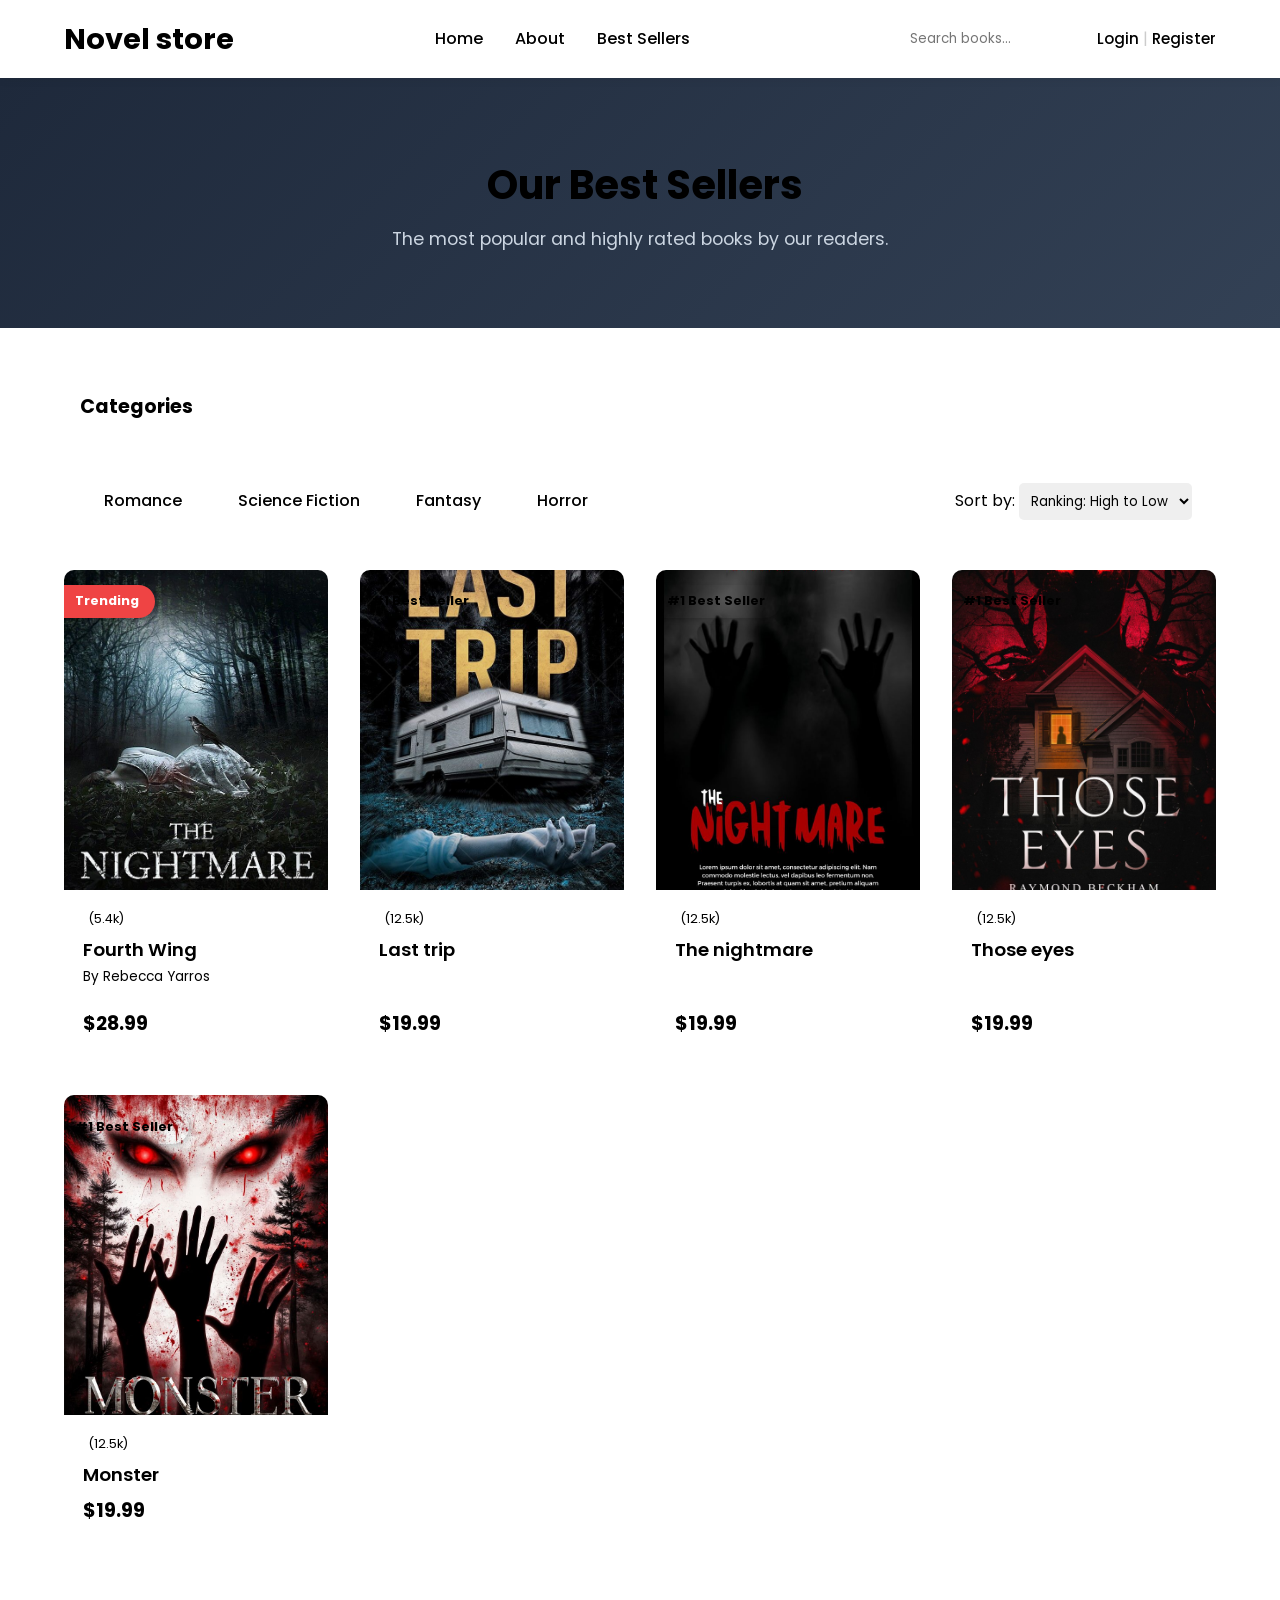
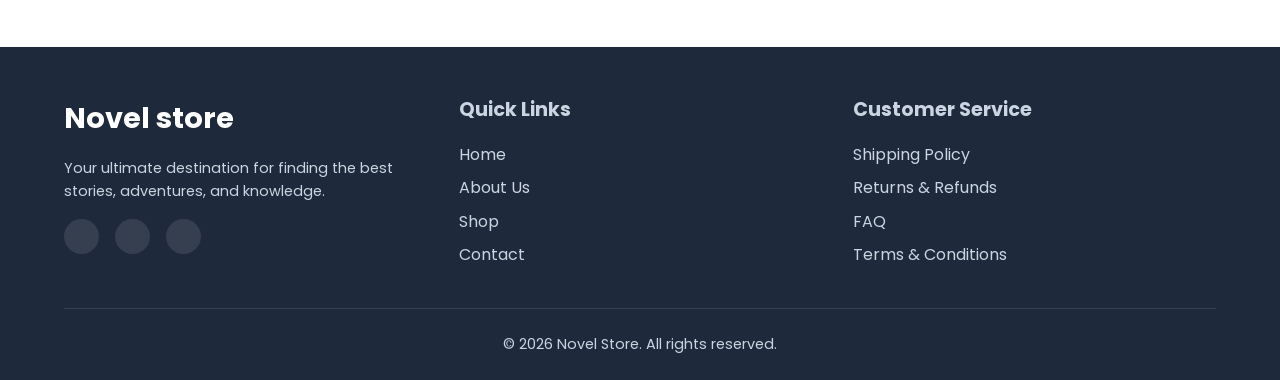
<file: Horro/horro.html>
<!DOCTYPE html>
<html lang="en">

<head>
    <meta charset="UTF-8">
    <meta name="viewport" content="width=device-width, initial-scale=1.0">
    <title>Best Sellers - Novel Store</title>
    <link href="https://fonts.googleapis.com/css2?family=Poppins:wght@300;400;500;600;700&display=swap"
        rel="stylesheet">
    <link rel="stylesheet" href="horro.css">
</head>

<body>

    <nav class="navbar">
        <div class="logo">
            <a href="index.html">
                <h1>Novel <span>store</span></h1>
            </a>
        </div>
        <ul class="nav-links">
            <li><a href="/index.html">Home</a></li>
            <li><a href="/About/about.html">About</a></li>
            <li><a href="/Best Sellers/Best Sellers.html" class="active">Best Sellers</a></li>

        </ul>
        <div class="nav-actions">
            <div class="search-bar">
                <input type="text" placeholder="Search books...">
                <i class="fa-solid fa-magnifying-glass"></i>
            </div>
            <div class="auth-links">
                <a href="/login/login.html">Login</a> <span style="color:#ccc;">|</span> <a
                    href="/Register/register.html">Register</a>
            </div>
        </div>
    </nav>

    <header class="bestseller-hero">
        <h2><i class="fa-solid fa-crown"></i> Our Best Sellers</h2>
        <p>The most popular and highly rated books by our readers.</p>
    </header>
    <main class="main-container">
        <aside class="sidebar">
            <h3>Categories</h3>
        </aside>
        <div class="filter-bar">
            <div class="filter-tabs">
                <a href="/Romance/Romance.html" class="active">Romance</a>
                <a href="/Science Faction/science.html">Science Fiction</a>
                <a href="/Fantasy/fantasy.html">Fantasy</a>
                <a href="horro.html">Horror</a>
            </div>
            <div class="sort-by">
                <label for="sort">Sort by: </label>
                <select id="sort">
                    <option value="ranking">Ranking: High to Low</option>
                    <option value="reviews">Most Reviews</option>
                    <option value="price-low">Price: Low to High</option>
                </select>
            </div>
        </div>

        <section class="product-grid">

            <div class="novel-card">
                <div class="badge trending"><i class="fa-solid fa-fire"></i> Trending</div>
                <div class="card-img">
                    <img src="/Image/Horror1.jpg" alt="Book Cover">
                </div>
                <div class="card-info">
                    <div class="reviews">
                        <i class="fa-solid fa-star"></i><i class="fa-solid fa-star"></i><i
                            class="fa-solid fa-star"></i><i class="fa-solid fa-star"></i><i
                            class="fa-solid fa-star"></i>
                        <span>(5.4k)</span>
                    </div>
                    <h4 class="card-title">Fourth Wing</h4>
                    <p class="card-author">By Rebecca Yarros</p>
                    <div class="card-bottom">
                        <span class="price">$28.99</span>
                        <button class="btn-add"><i class="fa-solid fa-cart-shopping"></i></button>
                    </div>
                </div>
            </div>
            <div class="novel-card">
                <div class="badge">#1 Best Seller</div>
                <div class="card-img">
                    <img src="/Image/Horror2.jpg" alt="The Shadow King Cover">
                </div>
                <div class="card-info">
                    <div class="reviews">
                        <i class="fa-solid fa-star"></i><i class="fa-solid fa-star"></i><i
                            class="fa-solid fa-star"></i><i class="fa-solid fa-star"></i><i
                            class="fa-solid fa-star"></i>
                        <span>(12.5k)</span>
                    </div>
                    <h4 class="card-title">Last trip</h4>

                    <div class="card-bottom">
                        <span class="price">$19.99</span>
                        <button class="btn-add"><i class="fa-solid fa-cart-shopping"></i></button>
                    </div>
                </div>
            </div>
            <div class="novel-card">
                <div class="badge">#1 Best Seller</div>
                <div class="card-img">
                    <img src="/Image/Horror3.jpg" alt="The Shadow King Cover">
                </div>
                <div class="card-info">
                    <div class="reviews">
                        <i class="fa-solid fa-star"></i><i class="fa-solid fa-star"></i><i
                            class="fa-solid fa-star"></i><i class="fa-solid fa-star"></i><i
                            class="fa-solid fa-star"></i>
                        <span>(12.5k)</span>
                    </div>
                    <h4 class="card-title">The nightmare</h4>

                    <div class="card-bottom">
                        <span class="price">$19.99</span>
                        <button class="btn-add"><i class="fa-solid fa-cart-shopping"></i></button>
                    </div>
                </div>
            </div>
            <div class="novel-card">
                <div class="badge">#1 Best Seller</div>
                <div class="card-img">
                    <img src="/Image/Horror4.jpg" alt="The Shadow King Cover">
                </div>
                <div class="card-info">
                    <div class="reviews">
                        <i class="fa-solid fa-star"></i><i class="fa-solid fa-star"></i><i
                            class="fa-solid fa-star"></i><i class="fa-solid fa-star"></i><i
                            class="fa-solid fa-star"></i>
                        <span>(12.5k)</span>
                    </div>
                    <h4 class="card-title">Those eyes</h4>

                    <div class="card-bottom">
                        <span class="price">$19.99</span>
                        <button class="btn-add"><i class="fa-solid fa-cart-shopping"></i></button>
                    </div>
                </div>
            </div>
            <div class="novel-card">
                <div class="badge">#1 Best Seller</div>
                <div class="card-img">
                    <img src="/Image/Horror5.jpg" alt="The Shadow King Cover">
                </div>
                <div class="card-info">
                    <div class="reviews">
                        <i class="fa-solid fa-star"></i><i class="fa-solid fa-star"></i><i
                            class="fa-solid fa-star"></i><i class="fa-solid fa-star"></i><i
                            class="fa-solid fa-star"></i>
                        <span>(12.5k)</span>
                    </div>
                    <h4 class="card-title">Monster</h4>

                    <div class="card-bottom">
                        <span class="price">$19.99</span>
                        <button class="btn-add"><i class="fa-solid fa-cart-shopping"></i></button>
                    </div>
                </div>
            </div>




        </section>
    </main>

    <footer class="footer">
        <div class="footer-content">
            <div class="footer-col">
                <div class="logo">
                    <h1 style="color:white">Novel <span style="color:var(--primary-color)">store</span></h1>
                </div>
                <p style="margin-top: 1rem; font-size: 0.9rem;">Your ultimate destination for finding the best stories,
                    adventures, and knowledge.</p>
                <div class="social-icons">
                    <a href="#"><i class="fa-brands fa-facebook-f"></i></a>
                    <a href="#"><i class="fa-brands fa-twitter"></i></a>
                    <a href="#"><i class="fa-brands fa-instagram"></i></a>
                </div>
            </div>

            <div class="footer-col">
                <h4>Quick Links</h4>
                <ul>
                    <li><a href="index.html">Home</a></li>
                    <li><a href="about.html">About Us</a></li>
                    <li><a href="bestsellers.html">Shop</a></li>
                    <li><a href="#">Contact</a></li>
                </ul>
            </div>

            <div class="footer-col">
                <h4>Customer Service</h4>
                <ul>
                    <li><a href="#">Shipping Policy</a></li>
                    <li><a href="#">Returns & Refunds</a></li>
                    <li><a href="#">FAQ</a></li>
                    <li><a href="#">Terms & Conditions</a></li>
                </ul>
            </div>
        </div>
        <div class="footer-bottom">
            <p>&copy; 2026 Novel Store. All rights reserved.</p>
        </div>
    </footer>

</body>

</html>
</file>
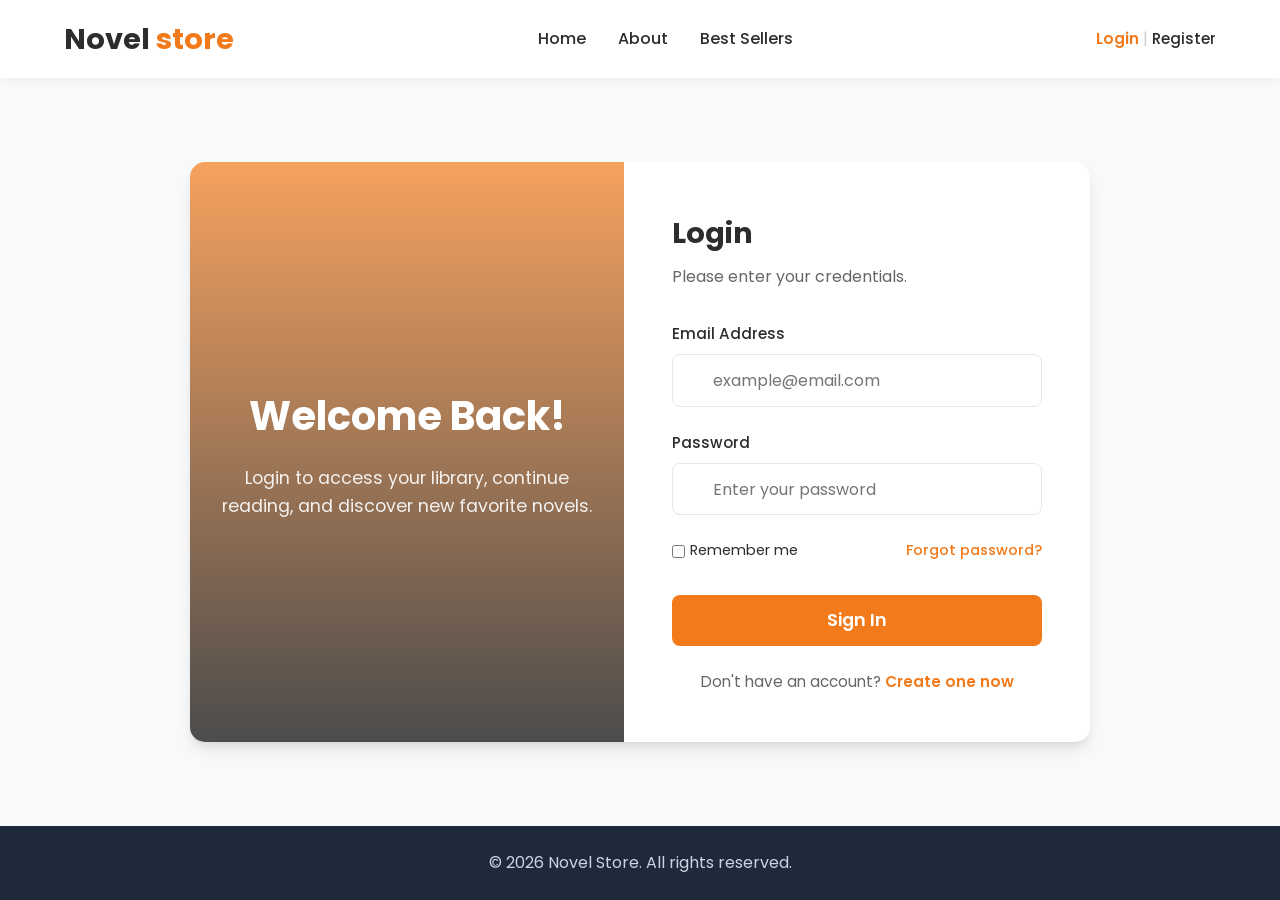
<file: login/login.html>
<!DOCTYPE html>
<html lang="en">

<head>
    <meta charset="UTF-8">
    <meta name="viewport" content="width=device-width, initial-scale=1.0">
    <title>Login - Novel Store</title>
    <link href="https://fonts.googleapis.com/css2?family=Poppins:wght@300;400;500;600;700&display=swap"
        rel="stylesheet">
    <link rel="stylesheet" href="login.css">


</head>

<body>

    <!-- Navbar -->
    <nav class="navbar">
        <div class="logo">
            <a href="../index.html">
                <h1>Novel <span>store</span></h1>
            </a>
        </div>
        <ul class="nav-links">
            <li><a href="/index.html">Home</a></li>
            <li><a href="/About/about.html">About</a></li>
            <li><a href="/Best Sellers/Best Sellers.html">Best Sellers</a></li>
        </ul>
        <div class="nav-actions">
            <div class="auth-links">
                <a href="login.html" class="active">Login</a> <span style="color:#ccc;">|</span> <a
                    href="/Register/register.html">Register</a>
            </div>
        </div>
    </nav>

    <!-- Login Section -->
    <main class="auth-wrapper">
        <div class="auth-card">
            <div class="auth-image">
                <h2>Welcome Back!</h2>
                <p>Login to access your library, continue reading, and discover new favorite novels.</p>
            </div>

            <div class="auth-form-container">
                <h3>Login</h3>
                <p>Please enter your credentials.</p>

                <form action="#">
                    <div class="input-group">
                        <label>Email Address</label>
                        <div class="input-wrapper">
                            <i class="fa-regular fa-envelope"></i>
                            <input type="email" placeholder="example@email.com" required>
                        </div>
                    </div>

                    <div class="input-group">
                        <label>Password</label>
                        <div class="input-wrapper">
                            <i class="fa-solid fa-lock"></i>
                            <input type="password" placeholder="Enter your password" required>
                        </div>
                    </div>

                    <div class="form-options">
                        <label><input type="checkbox"> Remember me</label>
                        <a href="#" class="forgot-link">Forgot password?</a>
                    </div>

                    <button type="submit" class="btn-submit">Sign In</button>
                </form>

                <div class="auth-switch">
                    Don't have an account? <a href="/Register/register.html">Create one now</a>
                </div>
            </div>
        </div>
    </main>

    <!-- Footer -->
    <footer class="footer">
        <p>&copy; 2026 Novel Store. All rights reserved.</p>
    </footer>

</body>

</html>
</file>
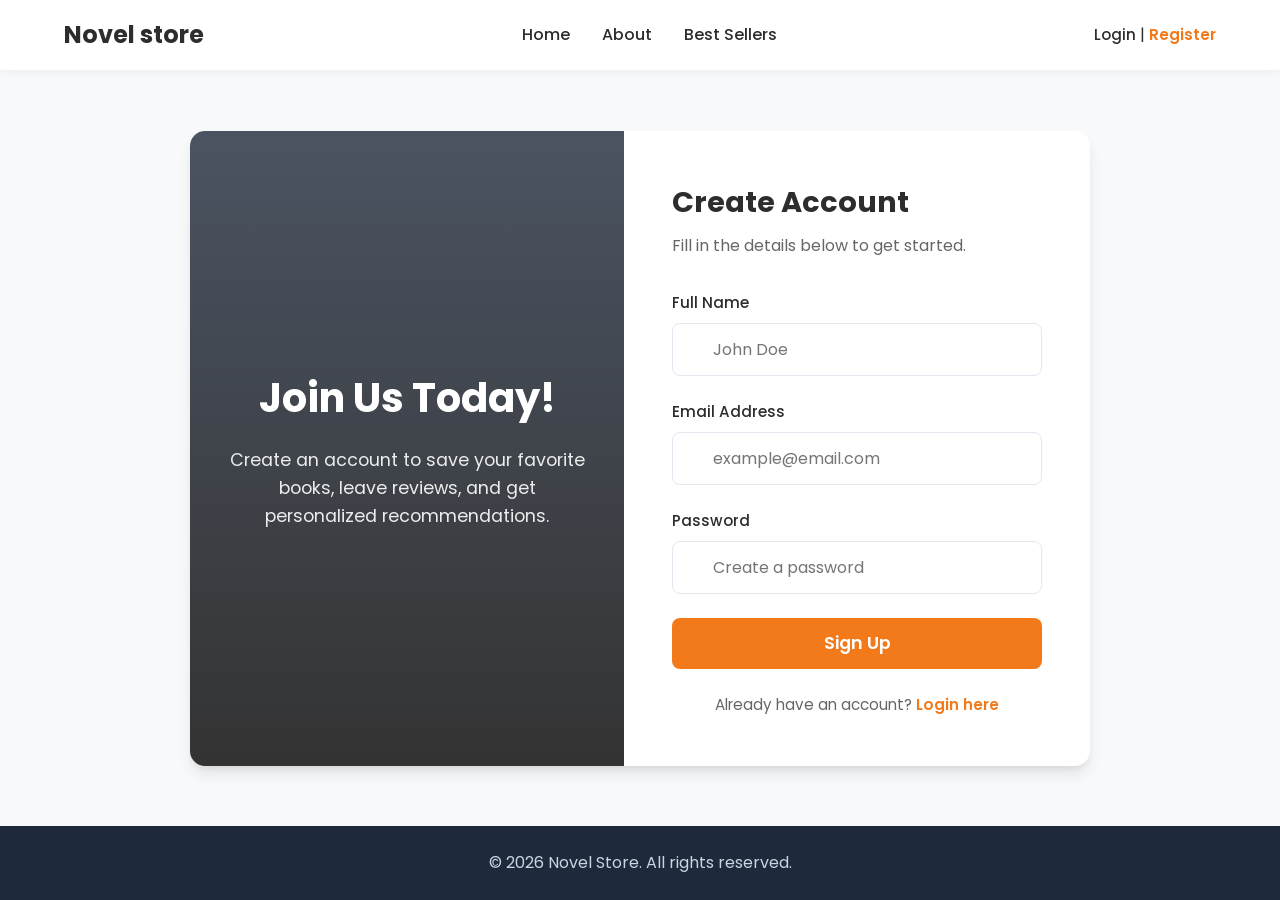
<file: Register/register.html>
<!DOCTYPE html>
<html lang="en">

<head>
    <meta charset="UTF-8">
    <meta name="viewport" content="width=device-width, initial-scale=1.0">
    <title>Login - Novel Store</title>
    <link href="https://fonts.googleapis.com/css2?family=Poppins:wght@300;400;500;600;700&display=swap"
        rel="stylesheet">
    <link rel="stylesheet" href="rigester.css">

    <style>


    </style>
</head>

<body>

    <nav class="navbar">
        <div class="Logo">
            <a href="../index.html">
                <h1>Novel <span>store</span></h1>
            </a>
        </div>
        <ul class="nav-links">
            <li><a href="/index.html">Home</a></li>
            <li><a href="/About/about.html">About</a></li>
            <li><a href="/Best Sellers/Best Sellers.html">Best Sellers</a></li>

        </ul>
        <div class="nav-actions">
            <div class="auth-links">
                <a href="/login/login.html">Login</a> <span>|</span> <a href="register.html"
                    class="active">Register</a><span style="color:#ccc;"></span>
            </div>
        </div>
    </nav>

    <main class="auth-wrapper">
        <div class="auth-card">
            <div class="auth-image"
                style="background: linear-gradient(rgba(30, 41, 59, 0.8), rgba(0, 0, 0, 0.8)), url('https://images.unsplash.com/photo-1481627834876-b7833e8f5570?ixlib=rb-4.0.3&auto=format&fit=crop&w=800&q=80') center/cover;">
                <h2>Join Us Today!</h2>
                <p>Create an account to save your favorite books, leave reviews, and get personalized recommendations.
                </p>
            </div>

            <div class="auth-form-container">
                <h3>Create Account</h3>
                <p>Fill in the details below to get started.</p>

                <form action="#">
                    <div class="input-group">
                        <label>Full Name</label>
                        <div class="input-wrapper">
                            <i class="fa-regular fa-user"></i>
                            <input type="text" placeholder="John Doe" required>
                        </div>
                    </div>

                    <div class="input-group">
                        <label>Email Address</label>
                        <div class="input-wrapper">
                            <i class="fa-regular fa-envelope"></i>
                            <input type="email" placeholder="example@email.com" required>
                        </div>
                    </div>

                    <div class="input-group">
                        <label>Password</label>
                        <div class="input-wrapper">
                            <i class="fa-solid fa-lock"></i>
                            <input type="password" placeholder="Create a password" required>
                        </div>
                    </div>

                    <button type="submit" class="btn-submit">Sign Up</button>
                </form>

                <div class="auth-switch">
                    Already have an account? <a href="/login/login.html">Login here</a>
                </div>
            </div>
        </div>
    </main>

    <footer class="footer">
        <p>&copy; 2026 Novel Store. All rights reserved.</p>
    </footer>

</body>

</html>
</file>
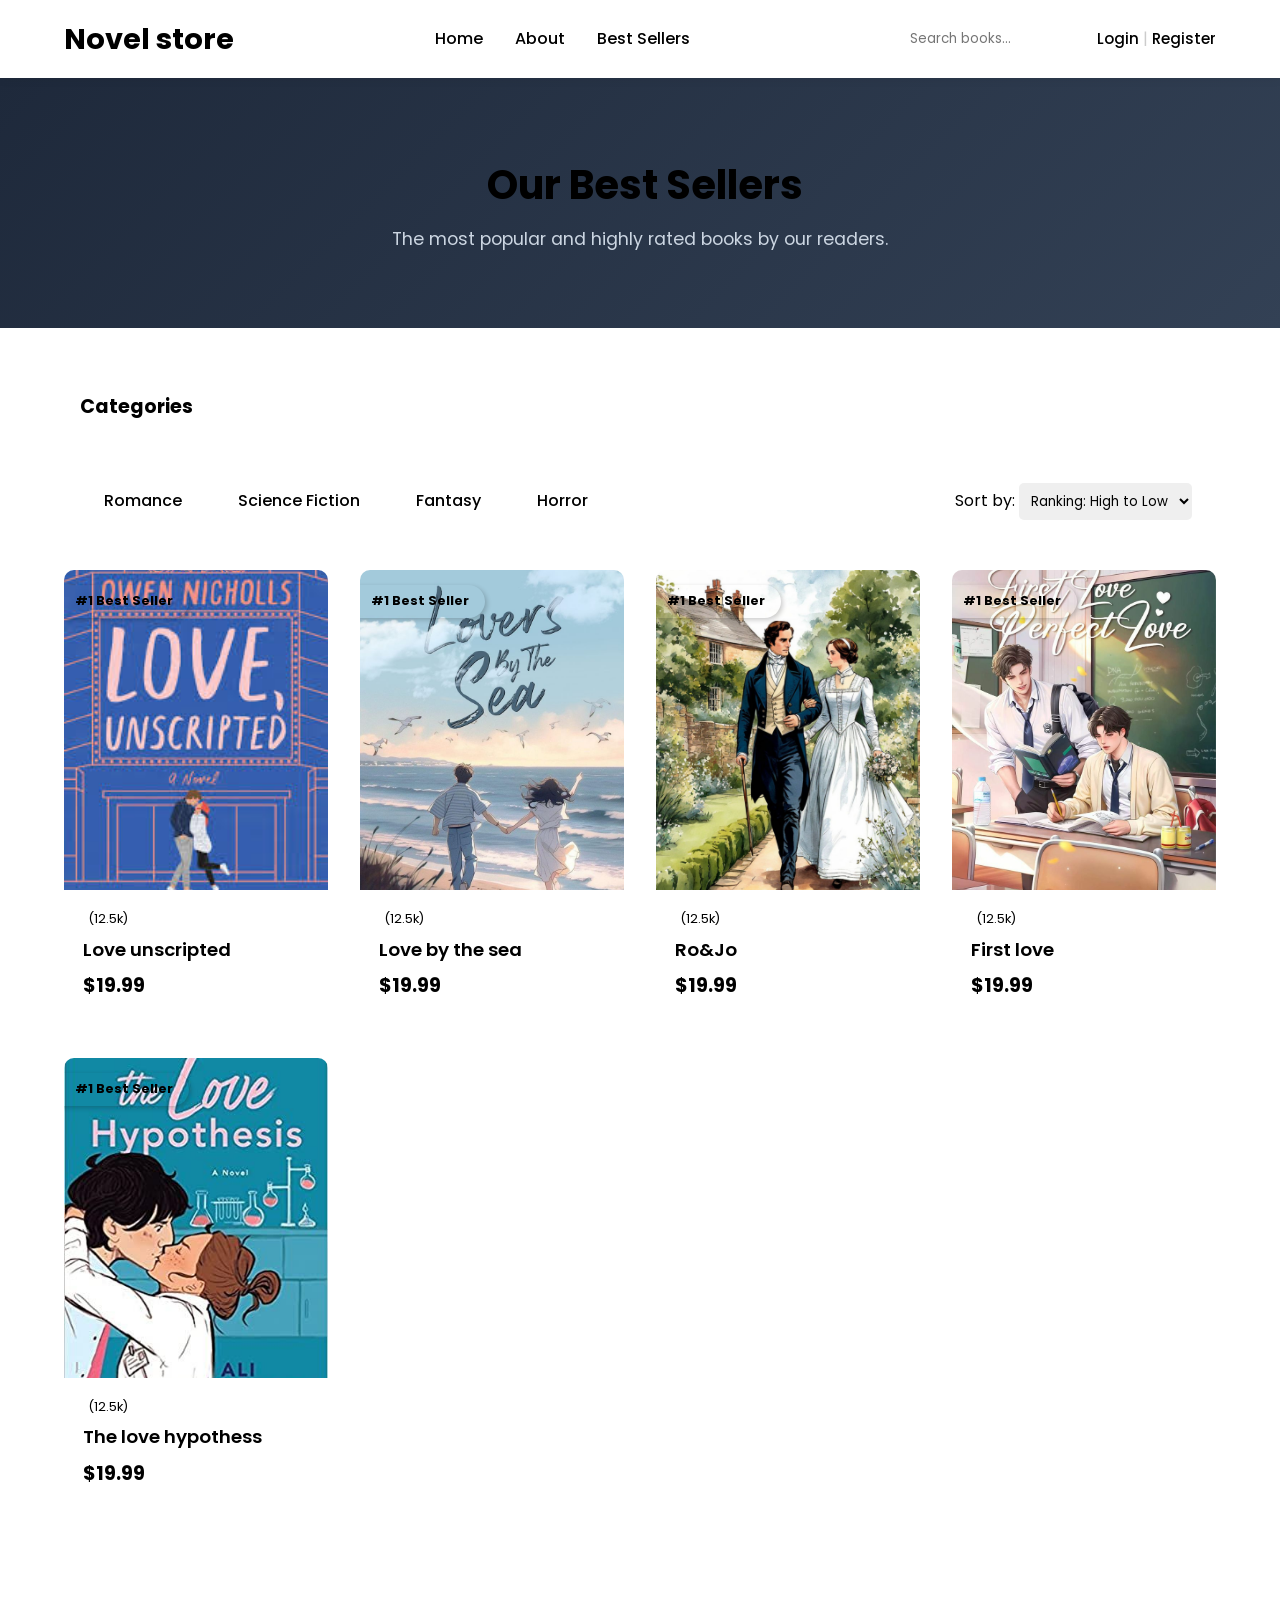
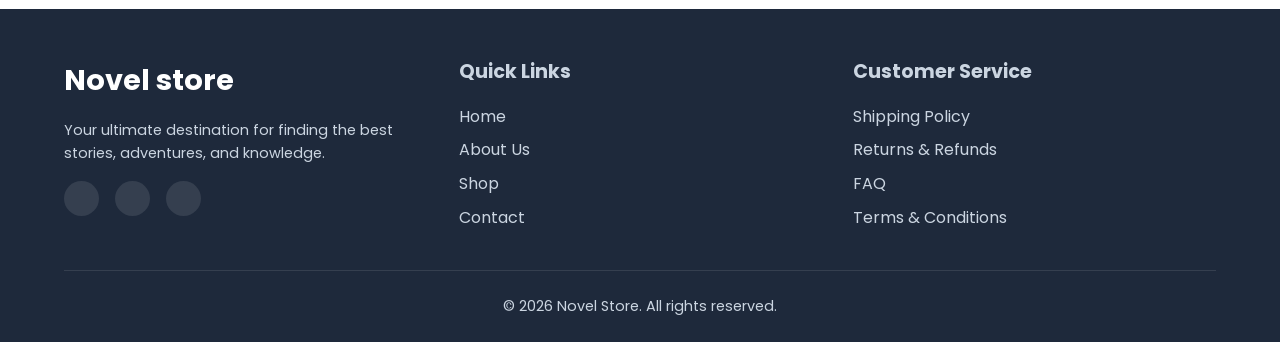
<file: Romance/Romance.html>
<!DOCTYPE html>
<html lang="en">

<head>
    <meta charset="UTF-8">
    <meta name="viewport" content="width=device-width, initial-scale=1.0">
    <title>Best Sellers - Novel Store</title>
    <link href="https://fonts.googleapis.com/css2?family=Poppins:wght@300;400;500;600;700&display=swap"
        rel="stylesheet">
    <link rel="stylesheet" href="Romance.css">
</head>

<body>

    <nav class="navbar">
        <div class="logo">
            <a href="/index.html">
                <h1>Novel <span>store</span></h1>
            </a>
        </div>
        <ul class="nav-links">
            <li><a href="/index.html">Home</a></li>
            <li><a href="/About/about.html">About</a></li>
            <li><a href="/Best Sellers/Best Sellers.html" class="active">Best Sellers</a></li>

        </ul>
        <div class="nav-actions">
            <div class="search-bar">
                <input type="text" placeholder="Search books...">
                <i class="fa-solid fa-magnifying-glass"></i>
            </div>
            <div class="auth-links">
                <a href="/login/login.html">Login</a> <span style="color:#ccc;">|</span> <a
                    href="/Register/register.html">Register</a>
            </div>
        </div>
    </nav>

    <header class="bestseller-hero">
        <h2><i class="fa-solid fa-crown"></i> Our Best Sellers</h2>
        <p>The most popular and highly rated books by our readers.</p>
    </header>
    <main class="main-container">
        <aside class="sidebar">
            <h3>Categories</h3>
        </aside>
        <div class="filter-bar">
            <div class="filter-tabs">
                <a href="Romance.html" class="active">Romance</a>
                <a href="/Science Faction/science.html">Science Fiction</a>
                <a href="/Fantasy/fantasy.html">Fantasy</a>
                <a href="/Horro/horro.html">Horror</a>
            </div>
            <div class="sort-by">
                <label for="sort">Sort by: </label>
                <select id="sort">
                    <option value="ranking">Ranking: High to Low</option>
                    <option value="reviews">Most Reviews</option>
                    <option value="price-low">Price: Low to High</option>
                </select>
            </div>
        </div>

        <section class="product-grid">

            <div class="novel-card">
                <div class="badge">#1 Best Seller</div>
                <div class="card-img">
                    <img src="/Image/romance1.jpg" alt="The Shadow King Cover">
                </div>
                <div class="card-info">
                    <div class="reviews">
                        <i class="fa-solid fa-star"></i><i class="fa-solid fa-star"></i><i
                            class="fa-solid fa-star"></i><i class="fa-solid fa-star"></i><i
                            class="fa-solid fa-star"></i>
                        <span>(12.5k)</span>
                    </div>
                    <h4 class="card-title">Love unscripted</h4>

                    <div class="card-bottom">
                        <span class="price">$19.99</span>
                        <button class="btn-add"><i class="fa-solid fa-cart-shopping"></i></button>
                    </div>
                </div>
            </div>
            <div class="novel-card">
                <div class="badge">#1 Best Seller</div>
                <div class="card-img">
                    <img src="/Image/romance2.jpg" alt="The Shadow King Cover">
                </div>
                <div class="card-info">
                    <div class="reviews">
                        <i class="fa-solid fa-star"></i><i class="fa-solid fa-star"></i><i
                            class="fa-solid fa-star"></i><i class="fa-solid fa-star"></i><i
                            class="fa-solid fa-star"></i>
                        <span>(12.5k)</span>
                    </div>
                    <h4 class="card-title">Love by the sea</h4>

                    <div class="card-bottom">
                        <span class="price">$19.99</span>
                        <button class="btn-add"><i class="fa-solid fa-cart-shopping"></i></button>
                    </div>
                </div>
            </div>
            <div class="novel-card">
                <div class="badge">#1 Best Seller</div>
                <div class="card-img">
                    <img src="/Image/romance3.jpg" alt="The Shadow King Cover">
                </div>
                <div class="card-info">
                    <div class="reviews">
                        <i class="fa-solid fa-star"></i><i class="fa-solid fa-star"></i><i
                            class="fa-solid fa-star"></i><i class="fa-solid fa-star"></i><i
                            class="fa-solid fa-star"></i>
                        <span>(12.5k)</span>
                    </div>
                    <h4 class="card-title">Ro&Jo</h4>

                    <div class="card-bottom">
                        <span class="price">$19.99</span>
                        <button class="btn-add"><i class="fa-solid fa-cart-shopping"></i></button>
                    </div>
                </div>
            </div>
            <div class="novel-card">
                <div class="badge">#1 Best Seller</div>
                <div class="card-img">
                    <img src="/Image/romance4.jpg" alt="The Shadow King Cover">
                </div>
                <div class="card-info">
                    <div class="reviews">
                        <i class="fa-solid fa-star"></i><i class="fa-solid fa-star"></i><i
                            class="fa-solid fa-star"></i><i class="fa-solid fa-star"></i><i
                            class="fa-solid fa-star"></i>
                        <span>(12.5k)</span>
                    </div>
                    <h4 class="card-title">First love</h4>

                    <div class="card-bottom">
                        <span class="price">$19.99</span>
                        <button class="btn-add"><i class="fa-solid fa-cart-shopping"></i></button>
                    </div>
                </div>
            </div>
            <div class="novel-card">
                <div class="badge">#1 Best Seller</div>
                <div class="card-img">
                    <img src="/Image/romance5.jpg" alt="The Shadow King Cover">
                </div>
                <div class="card-info">
                    <div class="reviews">
                        <i class="fa-solid fa-star"></i><i class="fa-solid fa-star"></i><i
                            class="fa-solid fa-star"></i><i class="fa-solid fa-star"></i><i
                            class="fa-solid fa-star"></i>
                        <span>(12.5k)</span>
                    </div>
                    <h4 class="card-title">The love hypothess</h4>

                    <div class="card-bottom">
                        <span class="price">$19.99</span>
                        <button class="btn-add"><i class="fa-solid fa-cart-shopping"></i></button>
                    </div>
                </div>
            </div>




        </section>
    </main>

    <footer class="footer">
        <div class="footer-content">
            <div class="footer-col">
                <div class="logo">
                    <h1 style="color:white">Novel <span style="color:var(--primary-color)">store</span></h1>
                </div>
                <p style="margin-top: 1rem; font-size: 0.9rem;">Your ultimate destination for finding the best stories,
                    adventures, and knowledge.</p>
                <div class="social-icons">
                    <a href="#"><i class="fa-brands fa-facebook-f"></i></a>
                    <a href="#"><i class="fa-brands fa-twitter"></i></a>
                    <a href="#"><i class="fa-brands fa-instagram"></i></a>
                </div>
            </div>

            <div class="footer-col">
                <h4>Quick Links</h4>
                <ul>
                    <li><a href="index.html">Home</a></li>
                    <li><a href="about.html">About Us</a></li>
                    <li><a href="bestsellers.html">Shop</a></li>
                    <li><a href="#">Contact</a></li>
                </ul>
            </div>

            <div class="footer-col">
                <h4>Customer Service</h4>
                <ul>
                    <li><a href="#">Shipping Policy</a></li>
                    <li><a href="#">Returns & Refunds</a></li>
                    <li><a href="#">FAQ</a></li>
                    <li><a href="#">Terms & Conditions</a></li>
                </ul>
            </div>
        </div>
        <div class="footer-bottom">
            <p>&copy; 2026 Novel Store. All rights reserved.</p>
        </div>
    </footer>

</body>

</html>
</file>
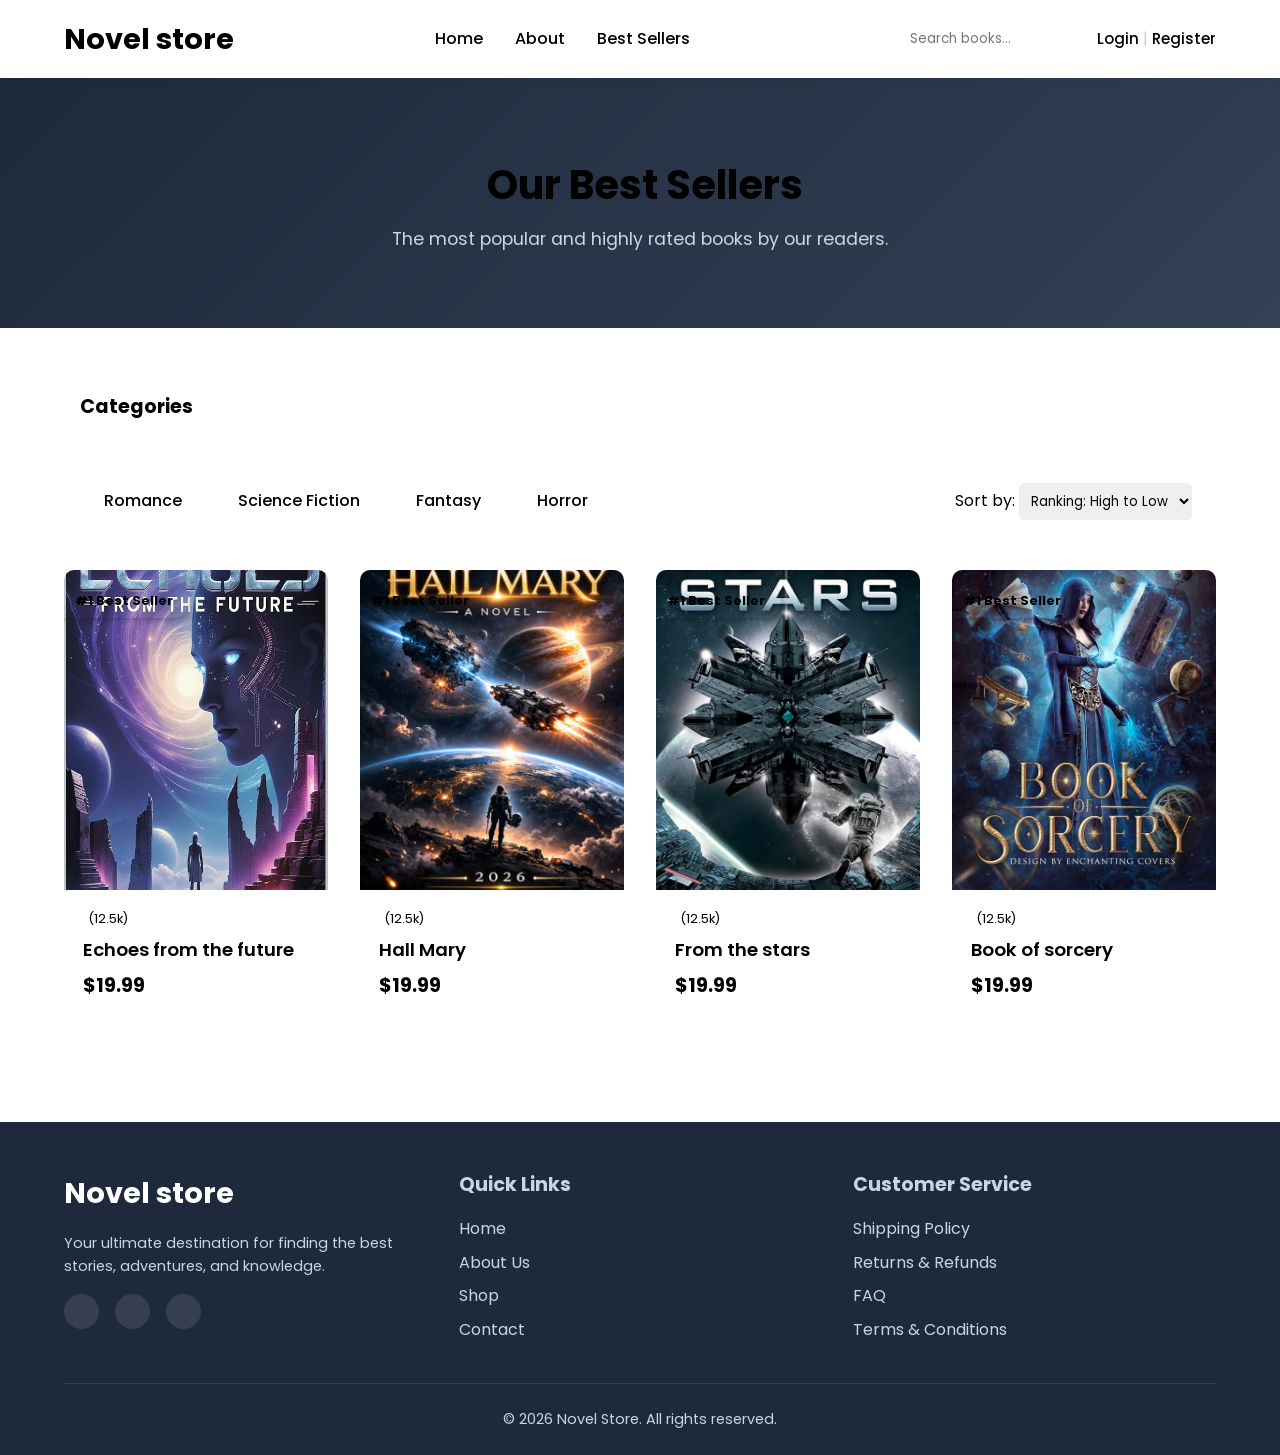
<file: Science Faction/science.html>
<!DOCTYPE html>
<html lang="en">

<head>
    <meta charset="UTF-8">
    <meta name="viewport" content="width=device-width, initial-scale=1.0">
    <title>Best Sellers - Novel Store</title>
    <link href="https://fonts.googleapis.com/css2?family=Poppins:wght@300;400;500;600;700&display=swap"
        rel="stylesheet">
    <link rel="stylesheet" href="science.css">
</head>

<body>

    <nav class="navbar">
        <div class="logo">
            <a href="/index.html">
                <h1>Novel <span>store</span></h1>
            </a>
        </div>
        <ul class="nav-links">
            <li><a href="/index.html">Home</a></li>
            <li><a href="/About/about.html">About</a></li>
            <li><a href="/Best Sellers/Best Sellers.html" class="active">Best Sellers</a></li>

        </ul>
        <div class="nav-actions">
            <div class="search-bar">
                <input type="text" placeholder="Search books...">
                <i class="fa-solid fa-magnifying-glass"></i>
            </div>
            <div class="auth-links">
                <a href="/login/login.html">Login</a> <span style="color:#ccc;">|</span> <a
                    href="/Register/register.html">Register</a>
            </div>
        </div>
    </nav>

    <header class="bestseller-hero">
        <h2><i class="fa-solid fa-crown"></i> Our Best Sellers</h2>
        <p>The most popular and highly rated books by our readers.</p>
    </header>
    <main class="main-container">
        <aside class="sidebar">
            <h3>Categories</h3>
        </aside>
        <div class="filter-bar">
            <div class="filter-tabs">
                <a href="/Romance/Romance.html" class="active">Romance</a>
                <a href="science.html">Science Fiction</a>
                <a href="/Fantasy/fantasy.html">Fantasy</a>
                <a href="/Horro/horro.html">Horror</a>
            </div>
            <div class="sort-by">
                <label for="sort">Sort by: </label>
                <select id="sort">
                    <option value="ranking">Ranking: High to Low</option>
                    <option value="reviews">Most Reviews</option>
                    <option value="price-low">Price: Low to High</option>
                </select>
            </div>
        </div>

        <section class="product-grid">

            <div class="novel-card">
                <div class="badge">#1 Best Seller</div>
                <div class="card-img">
                    <img src="/Image/science1.jpg" alt="The Shadow King Cover">
                </div>
                <div class="card-info">
                    <div class="reviews">
                        <i class="fa-solid fa-star"></i><i class="fa-solid fa-star"></i><i
                            class="fa-solid fa-star"></i><i class="fa-solid fa-star"></i><i
                            class="fa-solid fa-star"></i>
                        <span>(12.5k)</span>
                    </div>
                    <h4 class="card-title">Echoes from the future</h4>

                    <div class="card-bottom">
                        <span class="price">$19.99</span>
                        <button class="btn-add"><i class="fa-solid fa-cart-shopping"></i></button>
                    </div>
                </div>
            </div>
            <div class="novel-card">
                <div class="badge">#1 Best Seller</div>
                <div class="card-img">
                    <img src="/Image/science2.jpg" alt="The Shadow King Cover">
                </div>
                <div class="card-info">
                    <div class="reviews">
                        <i class="fa-solid fa-star"></i><i class="fa-solid fa-star"></i><i
                            class="fa-solid fa-star"></i><i class="fa-solid fa-star"></i><i
                            class="fa-solid fa-star"></i>
                        <span>(12.5k)</span>
                    </div>
                    <h4 class="card-title">Hall Mary</h4>

                    <div class="card-bottom">
                        <span class="price">$19.99</span>
                        <button class="btn-add"><i class="fa-solid fa-cart-shopping"></i></button>
                    </div>
                </div>
            </div>
            <div class="novel-card">
                <div class="badge">#1 Best Seller</div>
                <div class="card-img">
                    <img src="/Image/science3.jpg" alt="The Shadow King Cover">
                </div>
                <div class="card-info">
                    <div class="reviews">
                        <i class="fa-solid fa-star"></i><i class="fa-solid fa-star"></i><i
                            class="fa-solid fa-star"></i><i class="fa-solid fa-star"></i><i
                            class="fa-solid fa-star"></i>
                        <span>(12.5k)</span>
                    </div>
                    <h4 class="card-title">From the stars</h4>

                    <div class="card-bottom">
                        <span class="price">$19.99</span>
                        <button class="btn-add"><i class="fa-solid fa-cart-shopping"></i></button>
                    </div>
                </div>
            </div>
            <div class="novel-card">
                <div class="badge">#1 Best Seller</div>
                <div class="card-img">
                    <img src="/Image/science4.jpg" alt="The Shadow King Cover">
                </div>
                <div class="card-info">
                    <div class="reviews">
                        <i class="fa-solid fa-star"></i><i class="fa-solid fa-star"></i><i
                            class="fa-solid fa-star"></i><i class="fa-solid fa-star"></i><i
                            class="fa-solid fa-star"></i>
                        <span>(12.5k)</span>
                    </div>
                    <h4 class="card-title">Book of sorcery</h4>

                    <div class="card-bottom">
                        <span class="price">$19.99</span>
                        <button class="btn-add"><i class="fa-solid fa-cart-shopping"></i></button>
                    </div>
                </div>
            </div>
        </section>
    </main>

    <footer class="footer">
        <div class="footer-content">
            <div class="footer-col">
                <div class="logo">
                    <h1 style="color:white">Novel <span style="color:var(--primary-color)">store</span></h1>
                </div>
                <p style="margin-top: 1rem; font-size: 0.9rem;">Your ultimate destination for finding the best stories,
                    adventures, and knowledge.</p>
                <div class="social-icons">
                    <a href="#"><i class="fa-brands fa-facebook-f"></i></a>
                    <a href="#"><i class="fa-brands fa-twitter"></i></a>
                    <a href="#"><i class="fa-brands fa-instagram"></i></a>
                </div>
            </div>

            <div class="footer-col">
                <h4>Quick Links</h4>
                <ul>
                    <li><a href="index.html">Home</a></li>
                    <li><a href="about.html">About Us</a></li>
                    <li><a href="bestsellers.html">Shop</a></li>
                    <li><a href="#">Contact</a></li>
                </ul>
            </div>

            <div class="footer-col">
                <h4>Customer Service</h4>
                <ul>
                    <li><a href="#">Shipping Policy</a></li>
                    <li><a href="#">Returns & Refunds</a></li>
                    <li><a href="#">FAQ</a></li>
                    <li><a href="#">Terms & Conditions</a></li>
                </ul>
            </div>
        </div>
        <div class="footer-bottom">
            <p>&copy; 2026 Novel Store. All rights reserved.</p>
        </div>
    </footer>

</body>

</html>
</file>
<file: test.css>
:root {
    --primary-color: #F27A1A;

    --primary-hover: #d96612;
    --text-dark: #2d2d2d;
    --text-light: #666666;
    --bg-light: #f8f9fa;
    --white: #ffffff;
    --border-color: #e2e8f0;
    --shadow: 0 4px 6px -1px rgba(0, 0, 0, 0.1), 0 2px 4px -1px rgba(0, 0, 0, 0.06);
    --transition: all 0.3s ease;
}


* {
    margin: 0;
    padding: 0;
    box-sizing: border-box;
    font-family: 'Poppins', sans-serif;
}

body {
    background-color: var(--bg-light);
    color: var(--text-dark);
    line-height: 1.6;
}

a {
    text-decoration: none;
    color: inherit;
}

ul {
    list-style: none;
}


.navbar {
    background-color: var(--white);
    padding: 1rem 5%;
    display: flex;
    justify-content: space-between;
    align-items: center;
    box-shadow: 0 2px 10px rgba(0, 0, 0, 0.05);
    position: sticky;
    top: 0;
    z-index: 100;
}

.logo h1 {
    font-size: 1.8rem;
    font-weight: 700;
    color: var(--text-dark);
}

.logo h1 span {
    color: var(--primary-color);
}

.nav-links {
    display: flex;
    gap: 2rem;
}

.nav-links a {
    font-weight: 500;
    position: relative;
}

.nav-links a:hover {
    color: var(--primary-color);
}

.nav-links a.active::after {
    content: '';
    position: absolute;
    bottom: -5px;
    left: 0;
    width: 100%;
    height: 2px;
    background-color: var(--primary-color);
}

.nav-actions {
    display: flex;
    align-items: center;
    gap: 1.5rem;
}

.search-bar {
    display: flex;
    align-items: center;
    background: var(--bg-light);
    border-radius: 20px;
    padding: 0.4rem 1rem;
    border: 1px solid var(--border-color);
}

.search-bar input {
    border: none;
    background: transparent;
    outline: none;
    padding: 0.2rem;
    width: 150px;
}

.search-bar i {
    color: var(--text-light);
    cursor: pointer;
}

.auth-links a {
    font-weight: 500;
    font-size: 0.95rem;
}

.auth-links a:hover {
    color: var(--primary-color);
}


.hero {
    height: 400px;
    background: linear-gradient(rgba(0, 0, 0, 0.6), rgba(0, 0, 0, 0.6)), url('https://images.unsplash.com/photo-1507842217343-583bb7270b66?ixlib=rb-4.0.3&auto=format&fit=crop&w=1920&q=80') center/cover;
    display: flex;
    align-items: center;
    justify-content: center;
    text-align: center;
    color: var(--white);
    margin-bottom: 3rem;
}

.hero-content h2 {
    font-size: 2.5rem;
    margin-bottom: 1rem;
}

.hero-content p {
    font-size: 1.1rem;
    margin-bottom: 2rem;
}

.btn-shop {
    background-color: var(--primary-color);
    color: var(--white);
    padding: 0.8rem 2rem;
    border: none;
    border-radius: 5px;
    font-size: 1.1rem;
    font-weight: 600;
    cursor: pointer;
    transition: var(--transition);
}

.btn-shop:hover {
    background-color: var(--primary-hover);
    transform: translateY(-2px);
    box-shadow: 0 4px 12px rgba(242, 122, 26, 0.3);
}


.shop-container {
    display: grid;
    grid-template-columns: 250px 1fr;
    gap: 2.5rem;
    padding: 0 5% 4rem;
    max-width: 1400px;
    margin: 0 auto;
    display: flex;
}

.product-grid {
    display: grid;
    grid-template-columns: repeat(auto-fill, minmax(220px, 1fr));
    gap: 1.5rem;
    display: flex;
}

.novel-card {
    background: var(--white);
    border-radius: 10px;
    overflow: hidden;
    box-shadow: var(--shadow);
    transition: var(--transition);
    display: flex;
    flex-direction: column;
}

.novel-card:hover {
    transform: translateY(-5px);
    box-shadow: 0 10px 15px -3px rgba(0, 0, 0, 0.1);
    display: flex;
}


.card-img {
    height: 300px;

    display: flex;
    align-items: center;
    justify-content: center;
    overflow: hidden;

    background-color: #e2e8f0;
}

.card-img img {
    width: 100%;
    height: 100%;
    object-fit: cover;
    display: flex;
    object-position: center;
    transition: transform 0.4s ease;

}

.novel-card:hover .card-img img {
    transform: scale(1.08);

}



.card-info {
    padding: 1.2rem;
    display: flex;
    flex-direction: column;
    flex-grow: 1;
}

.card-title {
    font-size: 1.1rem;
    font-weight: 600;
    margin-bottom: 0.3rem;
    line-height: 1.3;
}

.card-author {
    font-size: 0.85rem;
    color: var(--text-light);
    margin-bottom: 1rem;
}

.card-bottom {
    margin-top: auto;
    display: flex;
    justify-content: space-between;
    align-items: center;
}

.price {
    font-weight: 700;
    color: var(--primary-color);
    font-size: 1.1rem;
}

.btn-add {
    background: transparent;
    border: 1px solid var(--primary-color);
    color: var(--primary-color);
    width: 35px;
    height: 35px;
    border-radius: 50%;
    display: flex;
    align-items: center;
    justify-content: center;
    cursor: pointer;
    transition: var(--transition);
}

.btn-add:hover {
    background: var(--primary-color);
    color: var(--white);
}


.footer {
    background-color: #1e293b;
    color: #cbd5e1;
    padding: 3rem 5% 1.5rem;
    margin-top: 2rem;
}

.footer-content {
    display: grid;
    grid-template-columns: repeat(auto-fit, minmax(200px, 1fr));
    gap: 2rem;
    margin-bottom: 2rem;
}

.footer-col h4 {
    color: var(--white);
    font-size: 1.2rem;
    margin-bottom: 1rem;
}

.footer-col ul li {
    margin-bottom: 0.5rem;
}

.footer-col ul li a:hover {
    color: var(--primary-color);
}

.social-icons {
    display: flex;
    gap: 1rem;
    margin-top: 1rem;
}

.social-icons a {
    width: 35px;
    height: 35px;
    background: rgba(255, 255, 255, 0.1);
    display: flex;
    align-items: center;
    justify-content: center;
    border-radius: 50%;
    transition: var(--transition);
}

.social-icons a:hover {
    background: var(--primary-color);
    color: white;
}

.footer-bottom {
    text-align: center;
    padding-top: 1.5rem;
    border-top: 1px solid rgba(255, 255, 255, 0.1);
    font-size: 0.9rem;
}

@media (max-width: 900px) {
    .shop-container {
        grid-template-columns: 1fr;
    }

    .sidebar {
        margin-bottom: 1rem;
    }
}

@media (max-width: 768px) {
    .nav-links {
        display: none;
    }

    .hero-content h2 {
        font-size: 2rem;
    }
}
</file>
<file: About/about.css>
root {
    --primary-color: #F27A1A;
    --primary-hover: #d96612;
    --text-dark: #2d2d2d;
    --text-light: #666666;
    --bg-light: #f8f9fa;
    --white: #ffffff;
    --border-color: #e2e8f0;
    --shadow: 0 4px 6px -1px rgba(0, 0, 0, 0.1), 0 2px 4px -1px rgba(0, 0, 0, 0.06);
    --transition: all 0.3s ease;
}

* {
    margin: 0;
    padding: 0;
    box-sizing: border-box;
    font-family: 'Poppins', sans-serif;
}

body {
    background-color: var(--bg-light);
    color: var(--text-dark);
    line-height: 1.6;
}

a {
    text-decoration: none;
    color: inherit;
}

ul {
    list-style: none;
}


.navbar {
    background-color: var(--white);
    padding: 1rem 5%;
    display: flex;
    justify-content: space-between;
    align-items: center;
    box-shadow: 0 2px 10px rgba(0, 0, 0, 0.05);
    position: sticky;
    top: 0;
    z-index: 100;
}

.logo h1 {
    font-size: 1.8rem;
    font-weight: 700;
    color: var(--text-dark);
}

.logo h1 span {
    color: var(--primary-color);
}

.nav-links {
    display: flex;
    gap: 2rem;
}

.nav-links a {
    font-weight: 500;
    position: relative;
}

.nav-links a:hover {
    color: var(--primary-color);
}

.nav-links a.active::after {
    content: '';
    position: absolute;
    bottom: -5px;
    left: 0;
    width: 100%;
    height: 2px;
    background-color: var(--primary-color);
}

.nav-actions {
    display: flex;
    align-items: center;
    gap: 1.5rem;
}

.search-bar {
    display: flex;
    align-items: center;
    background: var(--bg-light);
    border-radius: 20px;
    padding: 0.4rem 1rem;
    border: 1px solid var(--border-color);
}

.search-bar input {
    border: none;
    background: transparent;
    outline: none;
    padding: 0.2rem;
    width: 150px;
}

.search-bar i {
    color: var(--text-light);
    cursor: pointer;
}

.auth-links a {
    font-weight: 500;
    font-size: 0.95rem;
}

.auth-links a:hover {
    color: var(--primary-color);
}


.about-hero {
    height: 300px;
    background: linear-gradient(rgba(0, 0, 0, 0.7), rgba(0, 0, 0, 0.7)), url('https://images.unsplash.com/photo-1457369804613-52c61a468e7d?ixlib=rb-4.0.3&auto=format&fit=crop&w=1920&q=80') center/cover;
    display: flex;
    flex-direction: column;
    align-items: center;
    justify-content: center;
    text-align: center;
    color: var(--white);
    margin-bottom: 4rem;
}

.about-hero h2 {
    font-size: 2.5rem;
    margin-bottom: 0.5rem;
}

.about-hero p {
    font-size: 1.1rem;
    color: #e2e8f0;
}


.about-container {
    max-width: 1200px;
    margin: 0 auto;
    padding: 0 5%;
}

.about-grid {
    display: grid;
    grid-template-columns: 1fr 1fr;
    gap: 4rem;
    align-items: center;
    margin-bottom: 5rem;
}

.about-text h3 {
    font-size: 2rem;
    color: var(--text-dark);
    margin-bottom: 1.5rem;
    position: relative;
    padding-bottom: 10px;
}

.about-text h3::after {
    content: '';
    position: absolute;
    bottom: 0;
    left: 0;
    width: 60px;
    height: 3px;
    background-color: var(--primary-color);
}

.about-text p {
    color: var(--text-light);
    margin-bottom: 1.5rem;
    font-size: 1.05rem;
    line-height: 1.8;
}

.about-image {
    width: 100%;
    height: 400px;
    background: linear-gradient(135deg, #f6d365 0%, #fda085 100%);
    border-radius: 15px;
    box-shadow: var(--shadow);
    display: flex;
    align-items: center;
    justify-content: center;
    color: white;
    font-size: 5rem;
    position: relative;
}

.about-image::before {
    content: '';
    position: absolute;
    top: 20px;
    left: -20px;
    width: 100%;
    height: 100%;
    border: 3px solid var(--primary-color);
    border-radius: 15px;
    z-index: -1;
}


.features-section {
    background-color: var(--white);
    padding: 5rem 5%;
    margin-top: 2rem;
}

.features-grid {
    max-width: 1200px;
    margin: 0 auto;
    display: grid;
    grid-template-columns: repeat(auto-fit, minmax(250px, 1fr));
    gap: 2rem;
    text-align: center;
}

.feature-box {
    padding: 2rem;
    border-radius: 10px;
    transition: var(--transition);
    border: 1px solid var(--border-color);
}

.feature-box:hover {
    transform: translateY(-10px);
    box-shadow: var(--shadow);
    border-color: transparent;
}

.feature-icon {
    font-size: 2.5rem;
    color: var(--primary-color);
    margin-bottom: 1rem;
}

.feature-box h4 {
    font-size: 1.2rem;
    margin-bottom: 0.5rem;
}

.feature-box p {
    color: var(--text-light);
    font-size: 0.95rem;
}


.footer {
    background-color: #1e293b;
    color: #cbd5e1;
    padding: 3rem 5% 1.5rem;
}

.footer-content {
    display: grid;
    grid-template-columns: repeat(auto-fit, minmax(200px, 1fr));
    gap: 2rem;
    margin-bottom: 2rem;
}

.footer-col h4 {
    color: var(--white);
    font-size: 1.2rem;
    margin-bottom: 1rem;
}

.footer-col ul li {
    margin-bottom: 0.5rem;
}

.footer-col ul li a:hover {
    color: var(--primary-color);
}

.social-icons {
    display: flex;
    gap: 1rem;
    margin-top: 1rem;
}

.social-icons a {
    width: 35px;
    height: 35px;
    background: rgba(255, 255, 255, 0.1);
    display: flex;
    align-items: center;
    justify-content: center;
    border-radius: 50%;
    transition: var(--transition);
}

.social-icons a:hover {
    background: var(--primary-color);
    color: white;
}

.footer-bottom {
    text-align: center;
    padding-top: 1.5rem;
    border-top: 1px solid rgba(255, 255, 255, 0.1);
    font-size: 0.9rem;
}

@media (max-width: 900px) {
    .about-grid {
        grid-template-columns: 1fr;
        gap: 2rem;
    }

    .about-image {
        margin-top: 2rem;
    }

    .about-image::before {
        display: none;
    }
}

@media (max-width: 768px) {
    .nav-links {
        display: none;
    }
}
</file>
<file: Best Sellers/Best Sellers.css>
.sidebar {
    background: var(--white);
    padding: 1rem;
    border-radius: 10px;
    box-shadow: var(--shadow);
    height: fit-content;
}

.sidebar h3 {
    font-size: 1.2rem;
    margin-bottom: 1.5rem;
    padding-bottom: 0.1rem;
    border-bottom: 2px solid var(--border-color);
    color: var(--text-dark);
}

root {
    --primary-color: #F27A1A;
    --primary-hover: #d96612;
    --secondary-color: #eab308;
    --text-dark: #2d2d2d;
    --text-light: #666666;
    --bg-light: #f8f9fa;
    --white: #ffffff;
    --border-color: #e2e8f0;
    --shadow: 0 4px 6px -1px rgba(0, 0, 0, 0.1), 0 2px 4px -1px rgba(0, 0, 0, 0.06);
    --transition: all 0.3s ease;
}

* {
    margin: 0;
    padding: 0;
    box-sizing: border-box;
    font-family: 'Poppins', sans-serif;
}

body {
    background-color: var(--bg-light);
    color: var(--text-dark);
    line-height: 1.6;
}

a {
    text-decoration: none;
    color: inherit;
}

ul {
    list-style: none;
}


.navbar {
    background-color: var(--white);
    padding: 1rem 5%;
    display: flex;
    justify-content: space-between;
    align-items: center;
    box-shadow: 0 2px 10px rgba(0, 0, 0, 0.05);
    position: sticky;
    top: 0;
    z-index: 100;
}

.logo h1 {
    font-size: 1.8rem;
    font-weight: 700;
    color: var(--text-dark);
}

.logo h1 span {
    color: var(--primary-color);
}

.nav-links {
    display: flex;
    gap: 2rem;
}

.nav-links a {
    font-weight: 500;
    position: relative;
}

.nav-links a:hover {
    color: var(--primary-color);
}

.nav-links a.active::after {
    content: '';
    position: absolute;
    bottom: -5px;
    left: 0;
    width: 100%;
    height: 2px;
    background-color: var(--primary-color);
}

.nav-actions {
    display: flex;
    align-items: center;
    gap: 1.5rem;
}

.search-bar {
    display: flex;
    align-items: center;
    background: var(--bg-light);
    border-radius: 20px;
    padding: 0.4rem 1rem;
    border: 1px solid var(--border-color);
}

.search-bar input {
    border: none;
    background: transparent;
    outline: none;
    padding: 0.2rem;
    width: 150px;
}

.search-bar i {
    color: var(--text-light);
    cursor: pointer;
}

.auth-links a {
    font-weight: 500;
    font-size: 0.95rem;
}

.auth-links a:hover {
    color: var(--primary-color);
}


.bestseller-hero {
    height: 250px;
    background: linear-gradient(135deg, #1e293b 0%, #334155 100%);
    display: flex;
    flex-direction: column;
    align-items: center;
    justify-content: center;
    text-align: center;
    color: var(--white);
    margin-bottom: 3rem;
}

.bestseller-hero h2 {
    font-size: 2.5rem;
    margin-bottom: 0.5rem;
    display: flex;
    align-items: center;
    gap: 10px;
}

.bestseller-hero h2 i {
    color: var(--secondary-color);
}

.bestseller-hero p {
    font-size: 1.1rem;
    color: #cbd5e1;
}

/* --- Filter Bar --- */
.main-container {
    max-width: 1300px;
    margin: 0 auto;
    padding: 0 5% 4rem;
}

.filter-bar {
    display: flex;
    justify-content: space-between;
    align-items: center;
    background: var(--white);
    padding: 1rem 1.5rem;
    border-radius: 10px;
    box-shadow: var(--shadow);
    margin-bottom: 2rem;
}

.filter-tabs {
    display: flex;
    gap: 1.5rem;
}

.filter-tabs a {
    font-weight: 500;
    color: var(--text-light);
    padding: 0.5rem 1rem;
    border-radius: 20px;
    transition: var(--transition);
}

.filter-tabs a.active,
.filter-tabs a:hover {
    background: var(--primary-color);
    color: var(--white);
}

.sort-by select {
    padding: 0.5rem;
    border: 1px solid var(--border-color);
    border-radius: 5px;
    outline: none;
    color: var(--text-dark);
}


.product-grid {
    display: grid;
    grid-template-columns: repeat(auto-fill, minmax(240px, 1fr));
    gap: 2rem;
}

.novel-card {
    background: var(--white);
    border-radius: 10px;
    overflow: hidden;
    box-shadow: var(--shadow);
    transition: var(--transition);
    display: flex;
    flex-direction: column;
    position: relative;
}

.novel-card:hover {
    transform: translateY(-5px);
    box-shadow: 0 10px 15px -3px rgba(0, 0, 0, 0.1);
}


.badge {
    position: absolute;
    top: 15px;
    left: -5px;
    background-color: var(--secondary-color);
    color: #000;
    font-weight: 700;
    font-size: 0.8rem;
    padding: 0.4rem 1rem;
    border-radius: 0 20px 20px 0;
    box-shadow: 2px 2px 5px rgba(0, 0, 0, 0.2);
    z-index: 10;
}

.badge.trending {
    background-color: #ef4444;
    color: white;
}


.card-img {
    height: 320px;

    display: flex;
    align-items: center;
    justify-content: center;
    overflow: hidden;

    background-color: #e2e8f0;

}

.card-img img {
    width: 100%;
    height: 100%;
    object-fit: cover;

    object-position: center;

    transition: transform 0.4s ease;

}

.novel-card:hover .card-img img {
    transform: scale(1.08);

}


.card-info {
    padding: 1.2rem;
    display: flex;
    flex-direction: column;
    flex-grow: 1;
}

.reviews {
    color: var(--secondary-color);
    font-size: 0.8rem;
    margin-bottom: 0.5rem;
}

.reviews span {
    color: var(--text-light);
    margin-left: 5px;
}

.card-title {
    font-size: 1.15rem;
    font-weight: 600;
    margin-bottom: 0.3rem;
    line-height: 1.3;
}

.card-author {
    font-size: 0.85rem;
    color: var(--text-light);
    margin-bottom: 1rem;
}

.card-bottom {
    margin-top: auto;
    display: flex;
    justify-content: space-between;
    align-items: center;
}

.price {
    font-weight: 700;
    color: var(--primary-color);
    font-size: 1.2rem;
}

.btn-add {
    background: var(--bg-light);
    border: none;
    color: var(--text-dark);
    width: 40px;
    height: 40px;
    border-radius: 50%;
    display: flex;
    align-items: center;
    justify-content: center;
    cursor: pointer;
    transition: var(--transition);
}

.btn-add:hover {
    background: var(--primary-color);
    color: var(--white);
}


.footer {
    background-color: #1e293b;
    color: #cbd5e1;
    padding: 3rem 5% 1.5rem;
    margin-top: 2rem;
}

.footer-content {
    display: grid;
    grid-template-columns: repeat(auto-fit, minmax(200px, 1fr));
    gap: 2rem;
    margin-bottom: 2rem;
}

.footer-col h4 {
    color: var(--white);
    font-size: 1.2rem;
    margin-bottom: 1rem;
}

.footer-col ul li {
    margin-bottom: 0.5rem;
}

.footer-col ul li a:hover {
    color: var(--primary-color);
}

.social-icons {
    display: flex;
    gap: 1rem;
    margin-top: 1rem;
}

.social-icons a {
    width: 35px;
    height: 35px;
    background: rgba(255, 255, 255, 0.1);
    display: flex;
    align-items: center;
    justify-content: center;
    border-radius: 50%;
    transition: var(--transition);
}

.social-icons a:hover {
    background: var(--primary-color);
    color: white;
}

.footer-bottom {
    text-align: center;
    padding-top: 1.5rem;
    border-top: 1px solid rgba(255, 255, 255, 0.1);
    font-size: 0.9rem;
}

@media (max-width: 768px) {
    .nav-links {
        display: none;
    }

    .filter-bar {
        flex-direction: column;
        gap: 1rem;
    }

    .filter-tabs {
        flex-wrap: wrap;
        justify-content: center;
    }
}
</file>
<file: Fantasy/fantasy.css>
.sidebar {
    background: var(--white);
    padding: 1rem;
    border-radius: 10px;
    box-shadow: var(--shadow);
    height: fit-content;
}

.sidebar h3 {
    font-size: 1.2rem;
    margin-bottom: 1.5rem;
    padding-bottom: 0.1rem;
    border-bottom: 2px solid var(--border-color);
    color: var(--text-dark);
}

root {
    --primary-color: #F27A1A;
    --primary-hover: #d96612;
    --secondary-color: #eab308;
    --text-dark: #2d2d2d;
    --text-light: #666666;
    --bg-light: #f8f9fa;
    --white: #ffffff;
    --border-color: #e2e8f0;
    --shadow: 0 4px 6px -1px rgba(0, 0, 0, 0.1), 0 2px 4px -1px rgba(0, 0, 0, 0.06);
    --transition: all 0.3s ease;
}

* {
    margin: 0;
    padding: 0;
    box-sizing: border-box;
    font-family: 'Poppins', sans-serif;
}

body {
    background-color: var(--bg-light);
    color: var(--text-dark);
    line-height: 1.6;
}

a {
    text-decoration: none;
    color: inherit;
}

ul {
    list-style: none;
}


.navbar {
    background-color: var(--white);
    padding: 1rem 5%;
    display: flex;
    justify-content: space-between;
    align-items: center;
    box-shadow: 0 2px 10px rgba(0, 0, 0, 0.05);
    position: sticky;
    top: 0;
    z-index: 100;
}

.logo h1 {
    font-size: 1.8rem;
    font-weight: 700;
    color: var(--text-dark);
}

.logo h1 span {
    color: var(--primary-color);
}

.nav-links {
    display: flex;
    gap: 2rem;
}

.nav-links a {
    font-weight: 500;
    position: relative;
}

.nav-links a:hover {
    color: var(--primary-color);
}

.nav-links a.active::after {
    content: '';
    position: absolute;
    bottom: -5px;
    left: 0;
    width: 100%;
    height: 2px;
    background-color: var(--primary-color);
}

.nav-actions {
    display: flex;
    align-items: center;
    gap: 1.5rem;
}

.search-bar {
    display: flex;
    align-items: center;
    background: var(--bg-light);
    border-radius: 20px;
    padding: 0.4rem 1rem;
    border: 1px solid var(--border-color);
}

.search-bar input {
    border: none;
    background: transparent;
    outline: none;
    padding: 0.2rem;
    width: 150px;
}

.search-bar i {
    color: var(--text-light);
    cursor: pointer;
}

.auth-links a {
    font-weight: 500;
    font-size: 0.95rem;
}

.auth-links a:hover {
    color: var(--primary-color);
}


.bestseller-hero {
    height: 250px;
    background: linear-gradient(135deg, #1e293b 0%, #334155 100%);
    display: flex;
    flex-direction: column;
    align-items: center;
    justify-content: center;
    text-align: center;
    color: var(--white);
    margin-bottom: 3rem;
}

.bestseller-hero h2 {
    font-size: 2.5rem;
    margin-bottom: 0.5rem;
    display: flex;
    align-items: center;
    gap: 10px;
}

.bestseller-hero h2 i {
    color: var(--secondary-color);
}

.bestseller-hero p {
    font-size: 1.1rem;
    color: #cbd5e1;
}

/* --- Filter Bar --- */
.main-container {
    max-width: 1300px;
    margin: 0 auto;
    padding: 0 5% 4rem;
}

.filter-bar {
    display: flex;
    justify-content: space-between;
    align-items: center;
    background: var(--white);
    padding: 1rem 1.5rem;
    border-radius: 10px;
    box-shadow: var(--shadow);
    margin-bottom: 2rem;
}

.filter-tabs {
    display: flex;
    gap: 1.5rem;
}

.filter-tabs a {
    font-weight: 500;
    color: var(--text-light);
    padding: 0.5rem 1rem;
    border-radius: 20px;
    transition: var(--transition);
}

.filter-tabs a.active,
.filter-tabs a:hover {
    background: var(--primary-color);
    color: var(--white);
}

.sort-by select {
    padding: 0.5rem;
    border: 1px solid var(--border-color);
    border-radius: 5px;
    outline: none;
    color: var(--text-dark);
}


.product-grid {
    display: grid;
    grid-template-columns: repeat(auto-fill, minmax(240px, 1fr));
    gap: 2rem;
}

.novel-card {
    background: var(--white);
    border-radius: 10px;
    overflow: hidden;
    box-shadow: var(--shadow);
    transition: var(--transition);
    display: flex;
    flex-direction: column;
    position: relative;
}

.novel-card:hover {
    transform: translateY(-5px);
    box-shadow: 0 10px 15px -3px rgba(0, 0, 0, 0.1);
}


.badge {
    position: absolute;
    top: 15px;
    left: -5px;
    background-color: var(--secondary-color);
    color: #000;
    font-weight: 700;
    font-size: 0.8rem;
    padding: 0.4rem 1rem;
    border-radius: 0 20px 20px 0;
    box-shadow: 2px 2px 5px rgba(0, 0, 0, 0.2);
    z-index: 10;
}

.badge.trending {
    background-color: #ef4444;
    color: white;
}


.card-img {
    height: 320px;

    display: flex;
    align-items: center;
    justify-content: center;
    overflow: hidden;

    background-color: #e2e8f0;

}

.card-img img {
    width: 100%;
    height: 100%;
    object-fit: cover;

    object-position: center;

    transition: transform 0.4s ease;

}

.novel-card:hover .card-img img {
    transform: scale(1.08);

}


.card-info {
    padding: 1.2rem;
    display: flex;
    flex-direction: column;
    flex-grow: 1;
}

.reviews {
    color: var(--secondary-color);
    font-size: 0.8rem;
    margin-bottom: 0.5rem;
}

.reviews span {
    color: var(--text-light);
    margin-left: 5px;
}

.card-title {
    font-size: 1.15rem;
    font-weight: 600;
    margin-bottom: 0.3rem;
    line-height: 1.3;
}

.card-author {
    font-size: 0.85rem;
    color: var(--text-light);
    margin-bottom: 1rem;
}

.card-bottom {
    margin-top: auto;
    display: flex;
    justify-content: space-between;
    align-items: center;
}

.price {
    font-weight: 700;
    color: var(--primary-color);
    font-size: 1.2rem;
}

.btn-add {
    background: var(--bg-light);
    border: none;
    color: var(--text-dark);
    width: 40px;
    height: 40px;
    border-radius: 50%;
    display: flex;
    align-items: center;
    justify-content: center;
    cursor: pointer;
    transition: var(--transition);
}

.btn-add:hover {
    background: var(--primary-color);
    color: var(--white);
}


.footer {
    background-color: #1e293b;
    color: #cbd5e1;
    padding: 3rem 5% 1.5rem;
    margin-top: 2rem;
}

.footer-content {
    display: grid;
    grid-template-columns: repeat(auto-fit, minmax(200px, 1fr));
    gap: 2rem;
    margin-bottom: 2rem;
}

.footer-col h4 {
    color: var(--white);
    font-size: 1.2rem;
    margin-bottom: 1rem;
}

.footer-col ul li {
    margin-bottom: 0.5rem;
}

.footer-col ul li a:hover {
    color: var(--primary-color);
}

.social-icons {
    display: flex;
    gap: 1rem;
    margin-top: 1rem;
}

.social-icons a {
    width: 35px;
    height: 35px;
    background: rgba(255, 255, 255, 0.1);
    display: flex;
    align-items: center;
    justify-content: center;
    border-radius: 50%;
    transition: var(--transition);
}

.social-icons a:hover {
    background: var(--primary-color);
    color: white;
}

.footer-bottom {
    text-align: center;
    padding-top: 1.5rem;
    border-top: 1px solid rgba(255, 255, 255, 0.1);
    font-size: 0.9rem;
}

@media (max-width: 768px) {
    .nav-links {
        display: none;
    }

    .filter-bar {
        flex-direction: column;
        gap: 1rem;
    }

    .filter-tabs {
        flex-wrap: wrap;
        justify-content: center;
    }
}
</file>
<file: Horro/horro.css>
.sidebar {
    background: var(--white);
    padding: 1rem;
    border-radius: 10px;
    box-shadow: var(--shadow);
    height: fit-content;
}

.sidebar h3 {
    font-size: 1.2rem;
    margin-bottom: 1.5rem;
    padding-bottom: 0.1rem;
    border-bottom: 2px solid var(--border-color);
    color: var(--text-dark);
}

root {
    --primary-color: #F27A1A;
    --primary-hover: #d96612;
    --secondary-color: #eab308;
    --text-dark: #2d2d2d;
    --text-light: #666666;
    --bg-light: #f8f9fa;
    --white: #ffffff;
    --border-color: #e2e8f0;
    --shadow: 0 4px 6px -1px rgba(0, 0, 0, 0.1), 0 2px 4px -1px rgba(0, 0, 0, 0.06);
    --transition: all 0.3s ease;
}

* {
    margin: 0;
    padding: 0;
    box-sizing: border-box;
    font-family: 'Poppins', sans-serif;
}

body {
    background-color: var(--bg-light);
    color: var(--text-dark);
    line-height: 1.6;
}

a {
    text-decoration: none;
    color: inherit;
}

ul {
    list-style: none;
}


.navbar {
    background-color: var(--white);
    padding: 1rem 5%;
    display: flex;
    justify-content: space-between;
    align-items: center;
    box-shadow: 0 2px 10px rgba(0, 0, 0, 0.05);
    position: sticky;
    top: 0;
    z-index: 100;
}

.logo h1 {
    font-size: 1.8rem;
    font-weight: 700;
    color: var(--text-dark);
}

.logo h1 span {
    color: var(--primary-color);
}

.nav-links {
    display: flex;
    gap: 2rem;
}

.nav-links a {
    font-weight: 500;
    position: relative;
}

.nav-links a:hover {
    color: var(--primary-color);
}

.nav-links a.active::after {
    content: '';
    position: absolute;
    bottom: -5px;
    left: 0;
    width: 100%;
    height: 2px;
    background-color: var(--primary-color);
}

.nav-actions {
    display: flex;
    align-items: center;
    gap: 1.5rem;
}

.search-bar {
    display: flex;
    align-items: center;
    background: var(--bg-light);
    border-radius: 20px;
    padding: 0.4rem 1rem;
    border: 1px solid var(--border-color);
}

.search-bar input {
    border: none;
    background: transparent;
    outline: none;
    padding: 0.2rem;
    width: 150px;
}

.search-bar i {
    color: var(--text-light);
    cursor: pointer;
}

.auth-links a {
    font-weight: 500;
    font-size: 0.95rem;
}

.auth-links a:hover {
    color: var(--primary-color);
}


.bestseller-hero {
    height: 250px;
    background: linear-gradient(135deg, #1e293b 0%, #334155 100%);
    display: flex;
    flex-direction: column;
    align-items: center;
    justify-content: center;
    text-align: center;
    color: var(--white);
    margin-bottom: 3rem;
}

.bestseller-hero h2 {
    font-size: 2.5rem;
    margin-bottom: 0.5rem;
    display: flex;
    align-items: center;
    gap: 10px;
}

.bestseller-hero h2 i {
    color: var(--secondary-color);
}

.bestseller-hero p {
    font-size: 1.1rem;
    color: #cbd5e1;
}

/* --- Filter Bar --- */
.main-container {
    max-width: 1300px;
    margin: 0 auto;
    padding: 0 5% 4rem;
}

.filter-bar {
    display: flex;
    justify-content: space-between;
    align-items: center;
    background: var(--white);
    padding: 1rem 1.5rem;
    border-radius: 10px;
    box-shadow: var(--shadow);
    margin-bottom: 2rem;
}

.filter-tabs {
    display: flex;
    gap: 1.5rem;
}

.filter-tabs a {
    font-weight: 500;
    color: var(--text-light);
    padding: 0.5rem 1rem;
    border-radius: 20px;
    transition: var(--transition);
}

.filter-tabs a.active,
.filter-tabs a:hover {
    background: var(--primary-color);
    color: var(--white);
}

.sort-by select {
    padding: 0.5rem;
    border: 1px solid var(--border-color);
    border-radius: 5px;
    outline: none;
    color: var(--text-dark);
}


.product-grid {
    display: grid;
    grid-template-columns: repeat(auto-fill, minmax(240px, 1fr));
    gap: 2rem;
}

.novel-card {
    background: var(--white);
    border-radius: 10px;
    overflow: hidden;
    box-shadow: var(--shadow);
    transition: var(--transition);
    display: flex;
    flex-direction: column;
    position: relative;
}

.novel-card:hover {
    transform: translateY(-5px);
    box-shadow: 0 10px 15px -3px rgba(0, 0, 0, 0.1);
}


.badge {
    position: absolute;
    top: 15px;
    left: -5px;
    background-color: var(--secondary-color);
    color: #000;
    font-weight: 700;
    font-size: 0.8rem;
    padding: 0.4rem 1rem;
    border-radius: 0 20px 20px 0;
    box-shadow: 2px 2px 5px rgba(0, 0, 0, 0.2);
    z-index: 10;
}

.badge.trending {
    background-color: #ef4444;
    color: white;
}


.card-img {
    height: 320px;

    display: flex;
    align-items: center;
    justify-content: center;
    overflow: hidden;

    background-color: #e2e8f0;

}

.card-img img {
    width: 100%;
    height: 100%;
    object-fit: cover;

    object-position: center;

    transition: transform 0.4s ease;

}

.novel-card:hover .card-img img {
    transform: scale(1.08);

}


.card-info {
    padding: 1.2rem;
    display: flex;
    flex-direction: column;
    flex-grow: 1;
}

.reviews {
    color: var(--secondary-color);
    font-size: 0.8rem;
    margin-bottom: 0.5rem;
}

.reviews span {
    color: var(--text-light);
    margin-left: 5px;
}

.card-title {
    font-size: 1.15rem;
    font-weight: 600;
    margin-bottom: 0.3rem;
    line-height: 1.3;
}

.card-author {
    font-size: 0.85rem;
    color: var(--text-light);
    margin-bottom: 1rem;
}

.card-bottom {
    margin-top: auto;
    display: flex;
    justify-content: space-between;
    align-items: center;
}

.price {
    font-weight: 700;
    color: var(--primary-color);
    font-size: 1.2rem;
}

.btn-add {
    background: var(--bg-light);
    border: none;
    color: var(--text-dark);
    width: 40px;
    height: 40px;
    border-radius: 50%;
    display: flex;
    align-items: center;
    justify-content: center;
    cursor: pointer;
    transition: var(--transition);
}

.btn-add:hover {
    background: var(--primary-color);
    color: var(--white);
}


.footer {
    background-color: #1e293b;
    color: #cbd5e1;
    padding: 3rem 5% 1.5rem;
    margin-top: 2rem;
}

.footer-content {
    display: grid;
    grid-template-columns: repeat(auto-fit, minmax(200px, 1fr));
    gap: 2rem;
    margin-bottom: 2rem;
}

.footer-col h4 {
    color: var(--white);
    font-size: 1.2rem;
    margin-bottom: 1rem;
}

.footer-col ul li {
    margin-bottom: 0.5rem;
}

.footer-col ul li a:hover {
    color: var(--primary-color);
}

.social-icons {
    display: flex;
    gap: 1rem;
    margin-top: 1rem;
}

.social-icons a {
    width: 35px;
    height: 35px;
    background: rgba(255, 255, 255, 0.1);
    display: flex;
    align-items: center;
    justify-content: center;
    border-radius: 50%;
    transition: var(--transition);
}

.social-icons a:hover {
    background: var(--primary-color);
    color: white;
}

.footer-bottom {
    text-align: center;
    padding-top: 1.5rem;
    border-top: 1px solid rgba(255, 255, 255, 0.1);
    font-size: 0.9rem;
}

@media (max-width: 768px) {
    .nav-links {
        display: none;
    }

    .filter-bar {
        flex-direction: column;
        gap: 1rem;
    }

    .filter-tabs {
        flex-wrap: wrap;
        justify-content: center;
    }
}
</file>
<file: login/login.css>
/* --- CSS Variables --- */
 :root {
     --primary-color: #F27A1A;
     --primary-hover: #d96612;
     --text-dark: #2d2d2d;
     --text-light: #666666;
     --bg-light: #f8f9fa;
     --white: #ffffff;
     --border-color: #e2e8f0;
     --shadow: 0 10px 15px -3px rgba(0, 0, 0, 0.1), 0 4px 6px -2px rgba(0, 0, 0, 0.05);
     --transition: all 0.3s ease;
 }

 * {
     margin: 0;
     padding: 0;
     box-sizing: border-box;
     font-family: 'Poppins', sans-serif;
 }

 body {
     background-color: var(--bg-light);
     color: var(--text-dark);
     line-height: 1.6;
     display: flex;
     flex-direction: column;
     min-height: 100vh;
 }

 a {
     text-decoration: none;
     color: inherit;
 }

 ul {
     list-style: none;
 }

 /* --- Navbar --- */
 .navbar {
     background-color: var(--white);
     padding: 1rem 5%;
     display: flex;
     justify-content: space-between;
     align-items: center;
     box-shadow: 0 2px 10px rgba(0, 0, 0, 0.05);
     position: sticky;
     top: 0;
     z-index: 100;
 }

 .logo h1 {
     font-size: 1.8rem;
     font-weight: 700;
     color: var(--text-dark);
 }

 .logo h1 span {
     color: var(--primary-color);
 }

 .nav-links {
     display: flex;
     gap: 2rem;
 }

 .nav-links a {
     font-weight: 500;
     position: relative;
 }

 .nav-links a:hover {
     color: var(--primary-color);
 }

 .nav-actions {
     display: flex;
     align-items: center;
     gap: 1.5rem;
 }

 .auth-links a {
     font-weight: 500;
     font-size: 0.95rem;
 }

 .auth-links a:hover {
     color: var(--primary-color);
 }

 .auth-links a.active {
     color: var(--primary-color);
     font-weight: 600;
 }

 /* --- Auth Container (Login) --- */
 .auth-wrapper {
     flex-grow: 1;
     display: flex;
     align-items: center;
     justify-content: center;
     padding: 3rem 5%;
 }

 .auth-card {
     background: var(--white);
     width: 100%;
     max-width: 900px;
     border-radius: 15px;
     box-shadow: var(--shadow);
     display: flex;
     overflow: hidden;
     min-height: 500px;
 }

 .auth-image {
     flex: 1;
     background: linear-gradient(rgba(242, 122, 26, 0.7), rgba(0, 0, 0, 0.7)), url('https://images.unsplash.com/photo-1524995997946-a1c2e315a42f?ixlib=rb-4.0.3&auto=format&fit=crop&w=800&q=80') center/cover;
     display: flex;
     flex-direction: column;
     justify-content: center;
     align-items: center;
     color: var(--white);
     padding: 2rem;
     text-align: center;
 }

 .auth-image h2 {
     font-size: 2.5rem;
     margin-bottom: 1rem;
 }

 .auth-image p {
     font-size: 1.1rem;
     opacity: 0.9;
 }

 .auth-form-container {
     flex: 1;
     padding: 3rem;
     display: flex;
     flex-direction: column;
     justify-content: center;
 }

 .auth-form-container h3 {
     font-size: 1.8rem;
     margin-bottom: 0.5rem;
     color: var(--text-dark);
 }

 .auth-form-container>p {
     color: var(--text-light);
     margin-bottom: 2rem;
 }

 .input-group {
     margin-bottom: 1.5rem;
 }

 .input-group label {
     display: block;
     margin-bottom: 0.5rem;
     font-weight: 500;
     font-size: 0.95rem;
 }

 .input-wrapper {
     position: relative;
 }

 .input-wrapper i {
     position: absolute;
     left: 15px;
     top: 50%;
     transform: translateY(-50%);
     color: var(--text-light);
 }

 .input-wrapper input {
     width: 100%;
     padding: 0.8rem 1rem 0.8rem 2.5rem;
     border: 1px solid var(--border-color);
     border-radius: 8px;
     outline: none;
     font-size: 1rem;
     transition: var(--transition);
 }

 .input-wrapper input:focus {
     border-color: var(--primary-color);
     box-shadow: 0 0 0 3px rgba(242, 122, 26, 0.1);
 }

 .form-options {
     display: flex;
     justify-content: space-between;
     align-items: center;
     margin-bottom: 2rem;
     font-size: 0.9rem;
 }

 .form-options label {
     display: flex;
     align-items: center;
     gap: 5px;
     cursor: pointer;
 }

 .forgot-link {
     color: var(--primary-color);
     font-weight: 500;
 }

 .forgot-link:hover {
     text-decoration: underline;
 }

 .btn-submit {
     width: 100%;
     padding: 0.8rem;
     background-color: var(--primary-color);
     color: var(--white);
     border: none;
     border-radius: 8px;
     font-size: 1.1rem;
     font-weight: 600;
     cursor: pointer;
     transition: var(--transition);
 }

 .btn-submit:hover {
     background-color: var(--primary-hover);
     transform: translateY(-2px);
     box-shadow: 0 4px 12px rgba(242, 122, 26, 0.3);
 }

 .auth-switch {
     text-align: center;
     margin-top: 1.5rem;
     font-size: 0.95rem;
     color: var(--text-light);
 }

 .auth-switch a {
     color: var(--primary-color);
     font-weight: 600;
 }

 .auth-switch a:hover {
     text-decoration: underline;
 }

 /* --- Footer --- */
 .footer {
     background-color: #1e293b;
     color: #cbd5e1;
     padding: 1.5rem 5%;
     text-align: center;
     margin-top: auto;
 }

 /* Responsive */
 @media (max-width: 768px) {
     .auth-card {
         flex-direction: column;
     }

     .auth-image {
         padding: 3rem 1rem;
     }

     .auth-form-container {
         padding: 2rem;
     }

     .nav-links {
         display: none;
     }
 }
</file>
<file: Register/rigester.css>
:root {
    --primary-color: #F27A1A;
    --primary-hover: #d96612;
    --text-dark: #2d2d2d;
    --text-light: #666666;
    --bg-light: #f8f9fa;
    --white: #ffffff;
    --border-color: #e2e8f0;
    --shadow: 0 10px 15px -3px rgba(0, 0, 0, 0.1), 0 4px 6px -2px rgba(0, 0, 0, 0.05);
    --transition: all 0.3s ease;
}

* {
    margin: 0;
    padding: 0;
    box-sizing: border-box;
    font-family: 'Poppins', sans-serif;
}

body {
    background-color: var(--bg-light);
    color: var(--text-dark);
    line-height: 1.6;
    display: flex;
    flex-direction: column;
    min-height: 100vh;
}

a {
    text-decoration: none;
    color: inherit;
}

ul {
    list-style: none;
}


.navbar {
    background-color: var(--white);
    padding: 1rem 5%;
    display: flex;
    justify-content: space-between;
    align-items: center;
    box-shadow: 0 2px 10px rgba(0, 0, 0, 0.05);
    position: sticky;
    top: 0;
    z-index: 100;
}

.logo h1 {
    font-size: 1.8rem;
    font-weight: 700;
    color: var(--text-dark);
}

.logo h1 span {
    color: var(--primary-color);
}

.nav-links {
    display: flex;
    gap: 2rem;
}

.nav-links a {
    font-weight: 500;
    position: relative;
}

.nav-links a:hover {
    color: var(--primary-color);
}

.nav-actions {
    display: flex;
    align-items: center;
    gap: 1.5rem;
}

.auth-links a {
    font-weight: 500;
    font-size: 0.95rem;
}

.auth-links a:hover {
    color: var(--primary-color);
}

.auth-links a.active {
    color: var(--primary-color);
    font-weight: 600;
}


.auth-wrapper {
    flex-grow: 1;
    display: flex;
    align-items: center;
    justify-content: center;
    padding: 3rem 5%;
}

.auth-card {
    background: var(--white);
    width: 100%;
    max-width: 900px;
    border-radius: 15px;
    box-shadow: var(--shadow);
    display: flex;
    overflow: hidden;
    min-height: 500px;
}

.auth-image {
    flex: 1;
    background: linear-gradient(rgba(242, 122, 26, 0.7), rgba(0, 0, 0, 0.7)), url('https://images.unsplash.com/photo-1524995997946-a1c2e315a42f?ixlib=rb-4.0.3&auto=format&fit=crop&w=800&q=80') center/cover;
    display: flex;
    flex-direction: column;
    justify-content: center;
    align-items: center;
    color: var(--white);
    padding: 2rem;
    text-align: center;
}

.auth-image h2 {
    font-size: 2.5rem;
    margin-bottom: 1rem;
}

.auth-image p {
    font-size: 1.1rem;
    opacity: 0.9;
}

.auth-form-container {
    flex: 1;
    padding: 3rem;
    display: flex;
    flex-direction: column;
    justify-content: center;
}

.auth-form-container h3 {
    font-size: 1.8rem;
    margin-bottom: 0.5rem;
    color: var(--text-dark);
}

.auth-form-container>p {
    color: var(--text-light);
    margin-bottom: 2rem;
}

.input-group {
    margin-bottom: 1.5rem;
}

.input-group label {
    display: block;
    margin-bottom: 0.5rem;
    font-weight: 500;
    font-size: 0.95rem;
}

.input-wrapper {
    position: relative;
}

.input-wrapper i {
    position: absolute;
    left: 15px;
    top: 50%;
    transform: translateY(-50%);
    color: var(--text-light);
}

.input-wrapper input {
    width: 100%;
    padding: 0.8rem 1rem 0.8rem 2.5rem;
    border: 1px solid var(--border-color);
    border-radius: 8px;
    outline: none;
    font-size: 1rem;
    transition: var(--transition);
}

.input-wrapper input:focus {
    border-color: var(--primary-color);
    box-shadow: 0 0 0 3px rgba(242, 122, 26, 0.1);
}

.form-options {
    display: flex;
    justify-content: space-between;
    align-items: center;
    margin-bottom: 2rem;
    font-size: 0.9rem;
}

.form-options label {
    display: flex;
    align-items: center;
    gap: 5px;
    cursor: pointer;
}

.forgot-link {
    color: var(--primary-color);
    font-weight: 500;
}

.forgot-link:hover {
    text-decoration: underline;
}

.btn-submit {
    width: 100%;
    padding: 0.8rem;
    background-color: var(--primary-color);
    color: var(--white);
    border: none;
    border-radius: 8px;
    font-size: 1.1rem;
    font-weight: 600;
    cursor: pointer;
    transition: var(--transition);
}

.btn-submit:hover {
    background-color: var(--primary-hover);
    transform: translateY(-2px);
    box-shadow: 0 4px 12px rgba(242, 122, 26, 0.3);
}

.auth-switch {
    text-align: center;
    margin-top: 1.5rem;
    font-size: 0.95rem;
    color: var(--text-light);
}

.auth-switch a {
    color: var(--primary-color);
    font-weight: 600;
}

.auth-switch a:hover {
    text-decoration: underline;
}


.footer {
    background-color: #1e293b;
    color: #cbd5e1;
    padding: 1.5rem 5%;
    text-align: center;
    margin-top: auto;
}


@media (max-width: 768px) {
    .auth-card {
        flex-direction: column;
    }

    .auth-image {
        padding: 3rem 1rem;
    }

    .auth-form-container {
        padding: 2rem;
    }

    .nav-links {
        display: none;
    }
}
</file>
<file: Romance/Romance.css>
.sidebar {
    background: var(--white);
    padding: 1rem;
    border-radius: 10px;
    box-shadow: var(--shadow);
    height: fit-content;
}

.sidebar h3 {
    font-size: 1.2rem;
    margin-bottom: 1.5rem;
    padding-bottom: 0.1rem;
    border-bottom: 2px solid var(--border-color);
    color: var(--text-dark);
}

root {
    --primary-color: #F27A1A;
    --primary-hover: #d96612;
    --secondary-color: #eab308;
    --text-dark: #2d2d2d;
    --text-light: #666666;
    --bg-light: #f8f9fa;
    --white: #ffffff;
    --border-color: #e2e8f0;
    --shadow: 0 4px 6px -1px rgba(0, 0, 0, 0.1), 0 2px 4px -1px rgba(0, 0, 0, 0.06);
    --transition: all 0.3s ease;
}

* {
    margin: 0;
    padding: 0;
    box-sizing: border-box;
    font-family: 'Poppins', sans-serif;
}

body {
    background-color: var(--bg-light);
    color: var(--text-dark);
    line-height: 1.6;
}

a {
    text-decoration: none;
    color: inherit;
}

ul {
    list-style: none;
}


.navbar {
    background-color: var(--white);
    padding: 1rem 5%;
    display: flex;
    justify-content: space-between;
    align-items: center;
    box-shadow: 0 2px 10px rgba(0, 0, 0, 0.05);
    position: sticky;
    top: 0;
    z-index: 100;
}

.logo h1 {
    font-size: 1.8rem;
    font-weight: 700;
    color: var(--text-dark);
}

.logo h1 span {
    color: var(--primary-color);
}

.nav-links {
    display: flex;
    gap: 2rem;
}

.nav-links a {
    font-weight: 500;
    position: relative;
}

.nav-links a:hover {
    color: var(--primary-color);
}

.nav-links a.active::after {
    content: '';
    position: absolute;
    bottom: -5px;
    left: 0;
    width: 100%;
    height: 2px;
    background-color: var(--primary-color);
}

.nav-actions {
    display: flex;
    align-items: center;
    gap: 1.5rem;
}

.search-bar {
    display: flex;
    align-items: center;
    background: var(--bg-light);
    border-radius: 20px;
    padding: 0.4rem 1rem;
    border: 1px solid var(--border-color);
}

.search-bar input {
    border: none;
    background: transparent;
    outline: none;
    padding: 0.2rem;
    width: 150px;
}

.search-bar i {
    color: var(--text-light);
    cursor: pointer;
}

.auth-links a {
    font-weight: 500;
    font-size: 0.95rem;
}

.auth-links a:hover {
    color: var(--primary-color);
}


.bestseller-hero {
    height: 250px;
    background: linear-gradient(135deg, #1e293b 0%, #334155 100%);
    display: flex;
    flex-direction: column;
    align-items: center;
    justify-content: center;
    text-align: center;
    color: var(--white);
    margin-bottom: 3rem;
}

.bestseller-hero h2 {
    font-size: 2.5rem;
    margin-bottom: 0.5rem;
    display: flex;
    align-items: center;
    gap: 10px;
}

.bestseller-hero h2 i {
    color: var(--secondary-color);
}

.bestseller-hero p {
    font-size: 1.1rem;
    color: #cbd5e1;
}

/* --- Filter Bar --- */
.main-container {
    max-width: 1300px;
    margin: 0 auto;
    padding: 0 5% 4rem;
}

.filter-bar {
    display: flex;
    justify-content: space-between;
    align-items: center;
    background: var(--white);
    padding: 1rem 1.5rem;
    border-radius: 10px;
    box-shadow: var(--shadow);
    margin-bottom: 2rem;
}

.filter-tabs {
    display: flex;
    gap: 1.5rem;
}

.filter-tabs a {
    font-weight: 500;
    color: var(--text-light);
    padding: 0.5rem 1rem;
    border-radius: 20px;
    transition: var(--transition);
}

.filter-tabs a.active,
.filter-tabs a:hover {
    background: var(--primary-color);
    color: var(--white);
}

.sort-by select {
    padding: 0.5rem;
    border: 1px solid var(--border-color);
    border-radius: 5px;
    outline: none;
    color: var(--text-dark);
}


.product-grid {
    display: grid;
    grid-template-columns: repeat(auto-fill, minmax(240px, 1fr));
    gap: 2rem;
}

.novel-card {
    background: var(--white);
    border-radius: 10px;
    overflow: hidden;
    box-shadow: var(--shadow);
    transition: var(--transition);
    display: flex;
    flex-direction: column;
    position: relative;
}

.novel-card:hover {
    transform: translateY(-5px);
    box-shadow: 0 10px 15px -3px rgba(0, 0, 0, 0.1);
}


.badge {
    position: absolute;
    top: 15px;
    left: -5px;
    background-color: var(--secondary-color);
    color: #000;
    font-weight: 700;
    font-size: 0.8rem;
    padding: 0.4rem 1rem;
    border-radius: 0 20px 20px 0;
    box-shadow: 2px 2px 5px rgba(0, 0, 0, 0.2);
    z-index: 10;
}

.badge.trending {
    background-color: #ef4444;
    color: white;
}


.card-img {
    height: 320px;

    display: flex;
    align-items: center;
    justify-content: center;
    overflow: hidden;

    background-color: #e2e8f0;

}

.card-img img {
    width: 100%;
    height: 100%;
    object-fit: cover;

    object-position: center;

    transition: transform 0.4s ease;

}

.novel-card:hover .card-img img {
    transform: scale(1.08);

}


.card-info {
    padding: 1.2rem;
    display: flex;
    flex-direction: column;
    flex-grow: 1;
}

.reviews {
    color: var(--secondary-color);
    font-size: 0.8rem;
    margin-bottom: 0.5rem;
}

.reviews span {
    color: var(--text-light);
    margin-left: 5px;
}

.card-title {
    font-size: 1.15rem;
    font-weight: 600;
    margin-bottom: 0.3rem;
    line-height: 1.3;
}

.card-author {
    font-size: 0.85rem;
    color: var(--text-light);
    margin-bottom: 1rem;
}

.card-bottom {
    margin-top: auto;
    display: flex;
    justify-content: space-between;
    align-items: center;
}

.price {
    font-weight: 700;
    color: var(--primary-color);
    font-size: 1.2rem;
}

.btn-add {
    background: var(--bg-light);
    border: none;
    color: var(--text-dark);
    width: 40px;
    height: 40px;
    border-radius: 50%;
    display: flex;
    align-items: center;
    justify-content: center;
    cursor: pointer;
    transition: var(--transition);
}

.btn-add:hover {
    background: var(--primary-color);
    color: var(--white);
}


.footer {
    background-color: #1e293b;
    color: #cbd5e1;
    padding: 3rem 5% 1.5rem;
    margin-top: 2rem;
}

.footer-content {
    display: grid;
    grid-template-columns: repeat(auto-fit, minmax(200px, 1fr));
    gap: 2rem;
    margin-bottom: 2rem;
}

.footer-col h4 {
    color: var(--white);
    font-size: 1.2rem;
    margin-bottom: 1rem;
}

.footer-col ul li {
    margin-bottom: 0.5rem;
}

.footer-col ul li a:hover {
    color: var(--primary-color);
}

.social-icons {
    display: flex;
    gap: 1rem;
    margin-top: 1rem;
}

.social-icons a {
    width: 35px;
    height: 35px;
    background: rgba(255, 255, 255, 0.1);
    display: flex;
    align-items: center;
    justify-content: center;
    border-radius: 50%;
    transition: var(--transition);
}

.social-icons a:hover {
    background: var(--primary-color);
    color: white;
}

.footer-bottom {
    text-align: center;
    padding-top: 1.5rem;
    border-top: 1px solid rgba(255, 255, 255, 0.1);
    font-size: 0.9rem;
}

@media (max-width: 768px) {
    .nav-links {
        display: none;
    }

    .filter-bar {
        flex-direction: column;
        gap: 1rem;
    }

    .filter-tabs {
        flex-wrap: wrap;
        justify-content: center;
    }
}
</file>
<file: Science Faction/science.css>
.sidebar {
    background: var(--white);
    padding: 1rem;
    border-radius: 10px;
    box-shadow: var(--shadow);
    height: fit-content;
}

.sidebar h3 {
    font-size: 1.2rem;
    margin-bottom: 1.5rem;
    padding-bottom: 0.1rem;
    border-bottom: 2px solid var(--border-color);
    color: var(--text-dark);
}

root {
    --primary-color: #F27A1A;
    --primary-hover: #d96612;
    --secondary-color: #eab308;
    --text-dark: #2d2d2d;
    --text-light: #666666;
    --bg-light: #f8f9fa;
    --white: #ffffff;
    --border-color: #e2e8f0;
    --shadow: 0 4px 6px -1px rgba(0, 0, 0, 0.1), 0 2px 4px -1px rgba(0, 0, 0, 0.06);
    --transition: all 0.3s ease;
}

* {
    margin: 0;
    padding: 0;
    box-sizing: border-box;
    font-family: 'Poppins', sans-serif;
}

body {
    background-color: var(--bg-light);
    color: var(--text-dark);
    line-height: 1.6;
}

a {
    text-decoration: none;
    color: inherit;
}

ul {
    list-style: none;
}


.navbar {
    background-color: var(--white);
    padding: 1rem 5%;
    display: flex;
    justify-content: space-between;
    align-items: center;
    box-shadow: 0 2px 10px rgba(0, 0, 0, 0.05);
    position: sticky;
    top: 0;
    z-index: 100;
}

.logo h1 {
    font-size: 1.8rem;
    font-weight: 700;
    color: var(--text-dark);
}

.logo h1 span {
    color: var(--primary-color);
}

.nav-links {
    display: flex;
    gap: 2rem;
}

.nav-links a {
    font-weight: 500;
    position: relative;
}

.nav-links a:hover {
    color: var(--primary-color);
}

.nav-links a.active::after {
    content: '';
    position: absolute;
    bottom: -5px;
    left: 0;
    width: 100%;
    height: 2px;
    background-color: var(--primary-color);
}

.nav-actions {
    display: flex;
    align-items: center;
    gap: 1.5rem;
}

.search-bar {
    display: flex;
    align-items: center;
    background: var(--bg-light);
    border-radius: 20px;
    padding: 0.4rem 1rem;
    border: 1px solid var(--border-color);
}

.search-bar input {
    border: none;
    background: transparent;
    outline: none;
    padding: 0.2rem;
    width: 150px;
}

.search-bar i {
    color: var(--text-light);
    cursor: pointer;
}

.auth-links a {
    font-weight: 500;
    font-size: 0.95rem;
}

.auth-links a:hover {
    color: var(--primary-color);
}


.bestseller-hero {
    height: 250px;
    background: linear-gradient(135deg, #1e293b 0%, #334155 100%);
    display: flex;
    flex-direction: column;
    align-items: center;
    justify-content: center;
    text-align: center;
    color: var(--white);
    margin-bottom: 3rem;
}

.bestseller-hero h2 {
    font-size: 2.5rem;
    margin-bottom: 0.5rem;
    display: flex;
    align-items: center;
    gap: 10px;
}

.bestseller-hero h2 i {
    color: var(--secondary-color);
}

.bestseller-hero p {
    font-size: 1.1rem;
    color: #cbd5e1;
}

/* --- Filter Bar --- */
.main-container {
    max-width: 1300px;
    margin: 0 auto;
    padding: 0 5% 4rem;
}

.filter-bar {
    display: flex;
    justify-content: space-between;
    align-items: center;
    background: var(--white);
    padding: 1rem 1.5rem;
    border-radius: 10px;
    box-shadow: var(--shadow);
    margin-bottom: 2rem;
}

.filter-tabs {
    display: flex;
    gap: 1.5rem;
}

.filter-tabs a {
    font-weight: 500;
    color: var(--text-light);
    padding: 0.5rem 1rem;
    border-radius: 20px;
    transition: var(--transition);
}

.filter-tabs a.active,
.filter-tabs a:hover {
    background: var(--primary-color);
    color: var(--white);
}

.sort-by select {
    padding: 0.5rem;
    border: 1px solid var(--border-color);
    border-radius: 5px;
    outline: none;
    color: var(--text-dark);
}


.product-grid {
    display: grid;
    grid-template-columns: repeat(auto-fill, minmax(240px, 1fr));
    gap: 2rem;
}

.novel-card {
    background: var(--white);
    border-radius: 10px;
    overflow: hidden;
    box-shadow: var(--shadow);
    transition: var(--transition);
    display: flex;
    flex-direction: column;
    position: relative;
}

.novel-card:hover {
    transform: translateY(-5px);
    box-shadow: 0 10px 15px -3px rgba(0, 0, 0, 0.1);
}


.badge {
    position: absolute;
    top: 15px;
    left: -5px;
    background-color: var(--secondary-color);
    color: #000;
    font-weight: 700;
    font-size: 0.8rem;
    padding: 0.4rem 1rem;
    border-radius: 0 20px 20px 0;
    box-shadow: 2px 2px 5px rgba(0, 0, 0, 0.2);
    z-index: 10;
}

.badge.trending {
    background-color: #ef4444;
    color: white;
}


.card-img {
    height: 320px;

    display: flex;
    align-items: center;
    justify-content: center;
    overflow: hidden;

    background-color: #e2e8f0;

}

.card-img img {
    width: 100%;
    height: 100%;
    object-fit: cover;

    object-position: center;

    transition: transform 0.4s ease;

}

.novel-card:hover .card-img img {
    transform: scale(1.08);

}


.card-info {
    padding: 1.2rem;
    display: flex;
    flex-direction: column;
    flex-grow: 1;
}

.reviews {
    color: var(--secondary-color);
    font-size: 0.8rem;
    margin-bottom: 0.5rem;
}

.reviews span {
    color: var(--text-light);
    margin-left: 5px;
}

.card-title {
    font-size: 1.15rem;
    font-weight: 600;
    margin-bottom: 0.3rem;
    line-height: 1.3;
}

.card-author {
    font-size: 0.85rem;
    color: var(--text-light);
    margin-bottom: 1rem;
}

.card-bottom {
    margin-top: auto;
    display: flex;
    justify-content: space-between;
    align-items: center;
}

.price {
    font-weight: 700;
    color: var(--primary-color);
    font-size: 1.2rem;
}

.btn-add {
    background: var(--bg-light);
    border: none;
    color: var(--text-dark);
    width: 40px;
    height: 40px;
    border-radius: 50%;
    display: flex;
    align-items: center;
    justify-content: center;
    cursor: pointer;
    transition: var(--transition);
}

.btn-add:hover {
    background: var(--primary-color);
    color: var(--white);
}


.footer {
    background-color: #1e293b;
    color: #cbd5e1;
    padding: 3rem 5% 1.5rem;
    margin-top: 2rem;
}

.footer-content {
    display: grid;
    grid-template-columns: repeat(auto-fit, minmax(200px, 1fr));
    gap: 2rem;
    margin-bottom: 2rem;
}

.footer-col h4 {
    color: var(--white);
    font-size: 1.2rem;
    margin-bottom: 1rem;
}

.footer-col ul li {
    margin-bottom: 0.5rem;
}

.footer-col ul li a:hover {
    color: var(--primary-color);
}

.social-icons {
    display: flex;
    gap: 1rem;
    margin-top: 1rem;
}

.social-icons a {
    width: 35px;
    height: 35px;
    background: rgba(255, 255, 255, 0.1);
    display: flex;
    align-items: center;
    justify-content: center;
    border-radius: 50%;
    transition: var(--transition);
}

.social-icons a:hover {
    background: var(--primary-color);
    color: white;
}

.footer-bottom {
    text-align: center;
    padding-top: 1.5rem;
    border-top: 1px solid rgba(255, 255, 255, 0.1);
    font-size: 0.9rem;
}

@media (max-width: 768px) {
    .nav-links {
        display: none;
    }

    .filter-bar {
        flex-direction: column;
        gap: 1rem;
    }

    .filter-tabs {
        flex-wrap: wrap;
        justify-content: center;
    }
}
</file>
